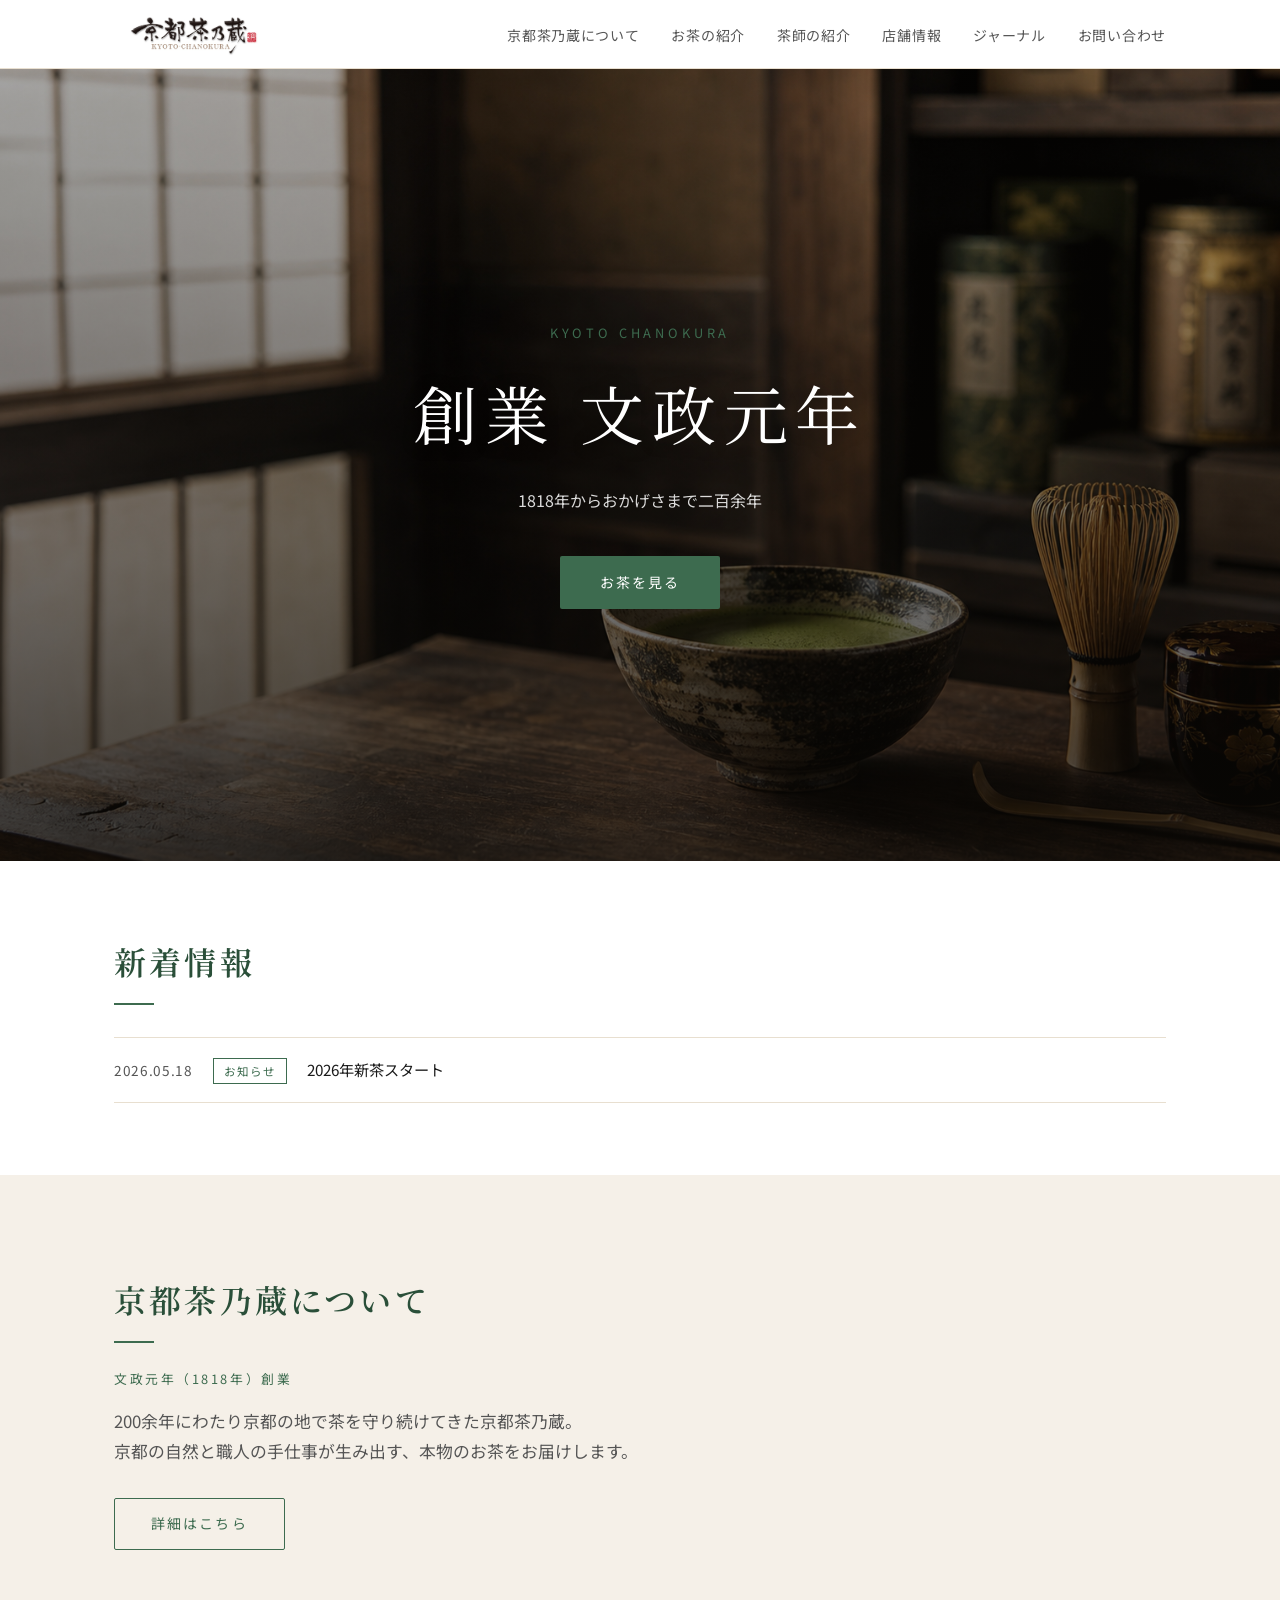
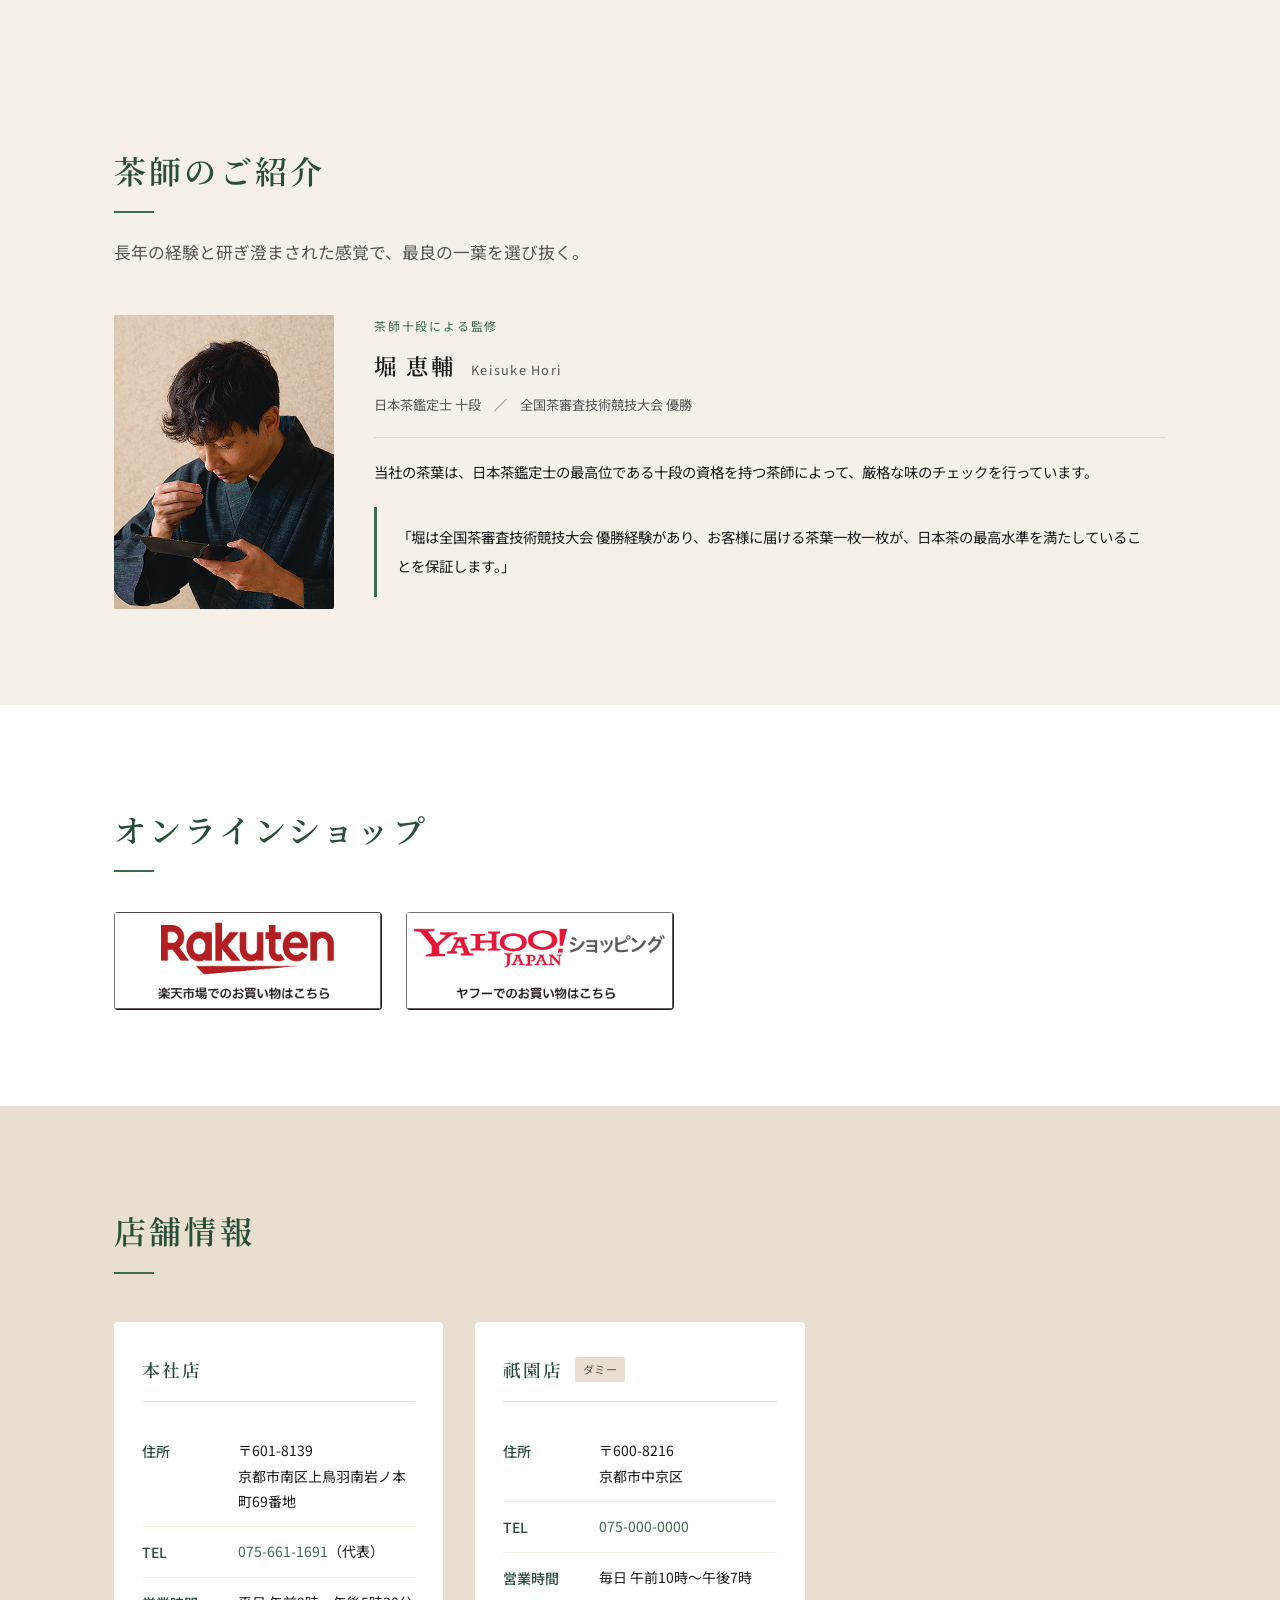
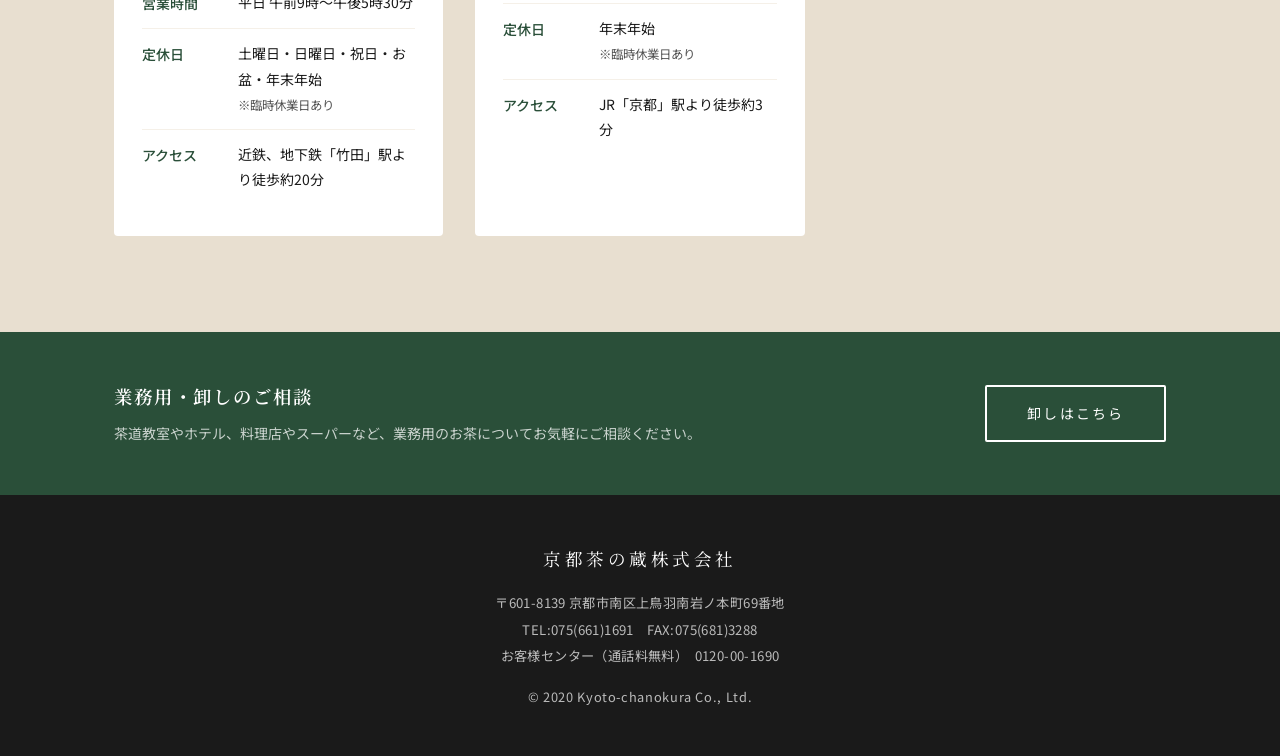
<file: index.html>
<!DOCTYPE html>
<html lang="ja">
<head>
  <meta charset="UTF-8">
  <meta name="viewport" content="width=device-width, initial-scale=1.0">
  <title>京都茶乃蔵 | 公式サイト</title>
  <meta name="description" content="京都茶乃蔵 — 京都が育んだお茶の文化を、現代の暮らしへ。">

  <!-- OGP -->
  <meta property="og:title" content="京都茶乃蔵 | 公式サイト">
  <meta property="og:description" content="京都が育んだお茶の文化を、現代の暮らしへ。">
  <meta property="og:type" content="website">
  <meta property="og:locale" content="ja_JP">

  <!-- Fonts -->
  <link rel="preconnect" href="https://fonts.googleapis.com">
  <link rel="preconnect" href="https://fonts.gstatic.com" crossorigin>
  <link href="https://fonts.googleapis.com/css2?family=Noto+Sans+JP:wght@400;500&family=Noto+Serif+JP:wght@400;600&display=swap" rel="stylesheet">

  <link rel="stylesheet" href="css/style.css">
</head>
<body>

  <!-- ヘッダー -->
  <header class="site-header">
    <div class="container header-inner">
      <a href="#" class="logo">
        <img src="images/logo08sf.jpg" alt="京都茶乃蔵" class="logo-img">
      </a>
      <nav class="global-nav" aria-label="メインナビゲーション">
        <ul>
          <li><a href="about.html">京都茶乃蔵について</a></li>
          <li><a href="tea.html">お茶の紹介</a></li>
          <li><a href="#chashi">茶師の紹介</a></li>
          <li><a href="#shop">店舗情報</a></li>
          <li><a href="journal.html">ジャーナル</a></li>
          <li><a href="contact.html">お問い合わせ</a></li>
        </ul>
      </nav>
    </div>
  </header>

  <!-- ヒーロー -->
  <section class="hero" style="background-image: url('images/hero.jpg');">
    <div class="hero-overlay"></div>
    <div class="hero-content">
      <p class="hero-sub">Kyoto Chanokura</p>
      <h1 class="hero-title">創業 文政元年</h1>
      <p class="hero-desc">1818年からおかげさまで二百余年</p>
      <a href="tea.html" class="btn-primary">お茶を見る</a>
    </div>
  </section>

  <!-- 新着情報 -->
  <section id="news" class="section news">
    <div class="container news-inner">
      <h2 class="section-title">新着情報</h2>
      <ul class="news-list">
        <li class="news-item">
          <time class="news-date" datetime="2026-05-18">2026.05.18</time>
          <span class="news-category">お知らせ</span>
          <span class="news-text">2026年新茶スタート</span>
        </li>
      </ul>
    </div>
  </section>

  <!-- コンセプト -->
  <section id="about" class="section about">
    <div class="container">
      <h2 class="section-title">京都茶乃蔵について</h2>
      <p class="about-founding">文政元年（1818年）創業</p>
      <p class="section-lead">
        200余年にわたり京都の地で茶を守り続けてきた京都茶乃蔵。<br>
        京都の自然と職人の手仕事が生み出す、本物のお茶をお届けします。
      </p>
      <a href="about.html" class="btn-secondary">詳細はこちら</a>
    </div>
  </section>


  <!-- 茶師の紹介 -->
  <section id="chashi" class="section chashi">
    <div class="container">
      <h2 class="section-title">茶師のご紹介</h2>
      <p class="section-lead">長年の経験と研ぎ澄まされた感覚で、最良の一葉を選び抜く。</p>

      <div class="chashi-grid">

        <article class="chashi-card">
          <div class="chashi-photo">
            <img src="images/hori.jpg" alt="堀 恵輔" loading="lazy">
          </div>
          <div class="chashi-body">
            <p class="chashi-title">茶師十段による監修</p>
            <h3 class="chashi-name">堀 恵輔<span class="chashi-name-en">Keisuke Hori</span></h3>
            <p class="chashi-grade">日本茶鑑定士 十段　／　全国茶審査技術競技大会 優勝</p>
            <p class="chashi-bio">当社の茶葉は、日本茶鑑定士の最高位である十段の資格を持つ茶師によって、厳格な味のチェックを行っています。</p>
            <blockquote class="chashi-quote">「堀は全国茶審査技術競技大会 優勝経験があり、お客様に届ける茶葉一枚一枚が、日本茶の最高水準を満たしていることを保証します。」</blockquote>
          </div>
        </article>


      </div>
    </div>
  </section>

  <!-- ECサイトバナー -->
  <section class="section ec-banner-section">
    <div class="container">
      <h2 class="section-title">オンラインショップ</h2>
      <div class="ec-banner-grid">
        <a href="https://www.rakuten.co.jp/kyoto-chanokura/" target="_blank" rel="noopener noreferrer" class="ec-banner-link">
          <img src="images/ec_rakuten.jpg" alt="楽天市場で購入する" class="ec-banner-img">
        </a>
        <a href="https://store.shopping.yahoo.co.jp/kyoto-chanokura/" target="_blank" rel="noopener noreferrer" class="ec-banner-link">
          <img src="images/ec_yahoo.jpg" alt="Yahoo!ショッピングで購入する" class="ec-banner-img">
        </a>
      </div>
    </div>
  </section>

  <!-- 店舗情報 -->
  <section id="shop" class="section shop">
    <div class="container">
      <h2 class="section-title">店舗情報</h2>

      <div class="shop-grid">

        <!-- 本社店 -->
        <div class="shop-card">
          <h3 class="shop-name">本社店</h3>
          <dl class="shop-info">
            <div class="shop-row">
              <dt>住所</dt>
              <dd>〒601-8139<br>京都市南区上鳥羽南岩ノ本町69番地</dd>
            </div>
            <div class="shop-row">
              <dt>TEL</dt>
              <dd><a href="tel:0756611691">075-661-1691</a>（代表）</dd>
            </div>
            <div class="shop-row">
              <dt>営業時間</dt>
              <dd>平日 午前9時〜午後5時30分</dd>
            </div>
            <div class="shop-row">
              <dt>定休日</dt>
              <dd>土曜日・日曜日・祝日・お盆・年末年始<br><span class="shop-note">※臨時休業日あり</span></dd>
            </div>
            <div class="shop-row">
              <dt>アクセス</dt>
              <dd>近鉄、地下鉄「竹田」駅より徒歩約20分<br><span class="shop-note"></span></dd>
            </div>
          </dl>
        </div>

        <!-- 祇園店（ダミー） -->
        <div class="shop-card">
          <h3 class="shop-name">祇園店<span class="shop-badge">ダミー</span></h3>
          <dl class="shop-info">
            <div class="shop-row">
              <dt>住所</dt>
              <dd>〒600-8216<br>京都市中京区</dd>
            </div>
            <div class="shop-row">
              <dt>TEL</dt>
              <dd><a href="tel:0756611691">075-000-0000</a></dd>
            </div>
            <div class="shop-row">
              <dt>営業時間</dt>
              <dd>毎日 午前10時〜午後7時</dd>
            </div>
            <div class="shop-row">
              <dt>定休日</dt>
              <dd>年末年始<br><span class="shop-note">※臨時休業日あり</span></dd>
            </div>
            <div class="shop-row">
              <dt>アクセス</dt>
              <dd>JR「京都」駅より徒歩約3分</dd>
            </div>
          </dl>
        </div>

      </div><!-- /.shop-grid -->
    </div>
  </section>

  <!-- 卸しCTA -->
  <section class="wholesale-cta">
    <div class="container wholesale-cta-inner">
      <div class="wholesale-cta-text">
        <p class="wholesale-cta-title">業務用・卸しのご相談</p>
        <p class="wholesale-cta-desc">茶道教室やホテル、料理店やスーパーなど、業務用のお茶についてお気軽にご相談ください。</p>
      </div>
      <a href="wholesale.html" class="btn-wholesale">卸しはこちら</a>
    </div>
  </section>

  <!-- フッター -->
  <footer class="site-footer">
    <div class="container">
      <p class="footer-logo">京都茶の蔵株式会社</p>
      <p class="footer-address">〒601-8139 京都市南区上鳥羽南岩ノ本町69番地</p>
      <p class="footer-tel">TEL:075(661)1691　FAX:075(681)3288</p>
      <p class="footer-tel">お客様センター（通話料無料）　0120-00-1690</p>
      <p class="footer-copy">&copy; 2020 Kyoto-chanokura Co., Ltd.</p>
    </div>
  </footer>

  <script src="js/main.js"></script>
</body>
</html>
</file>
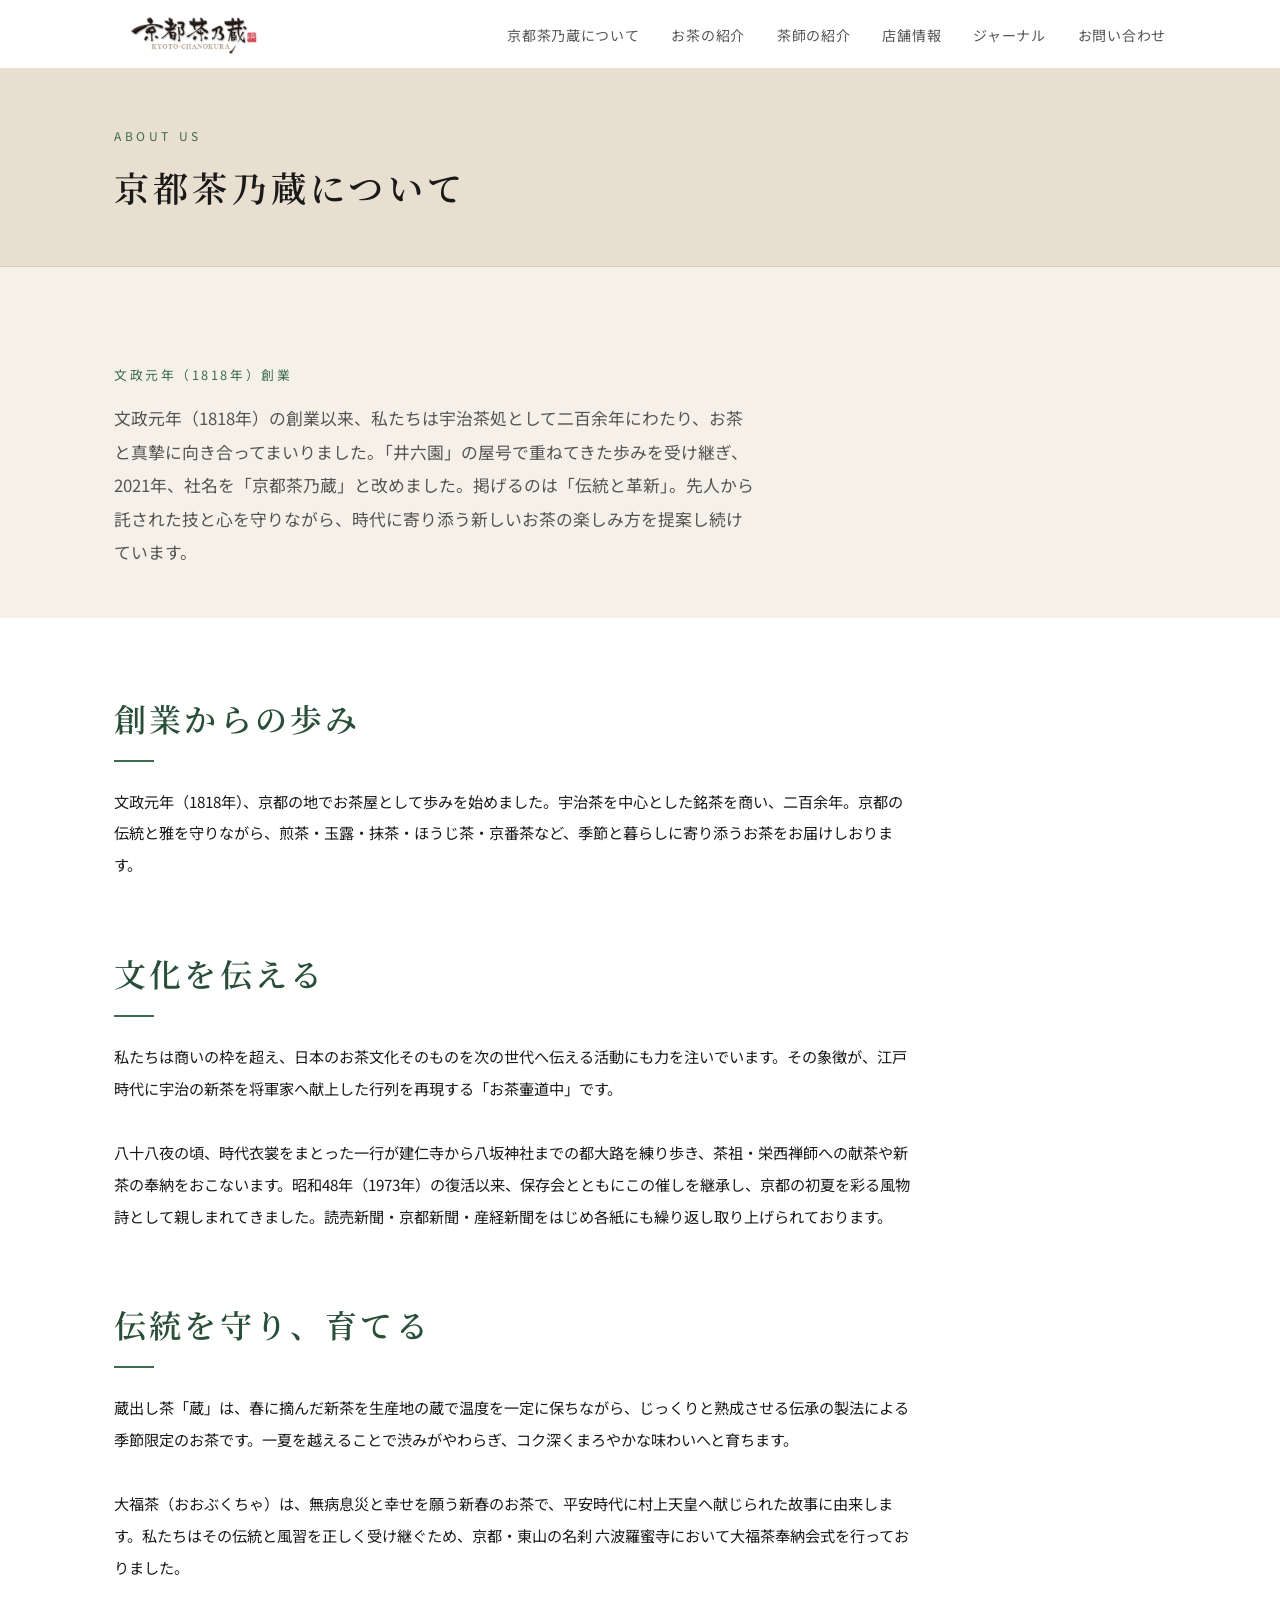
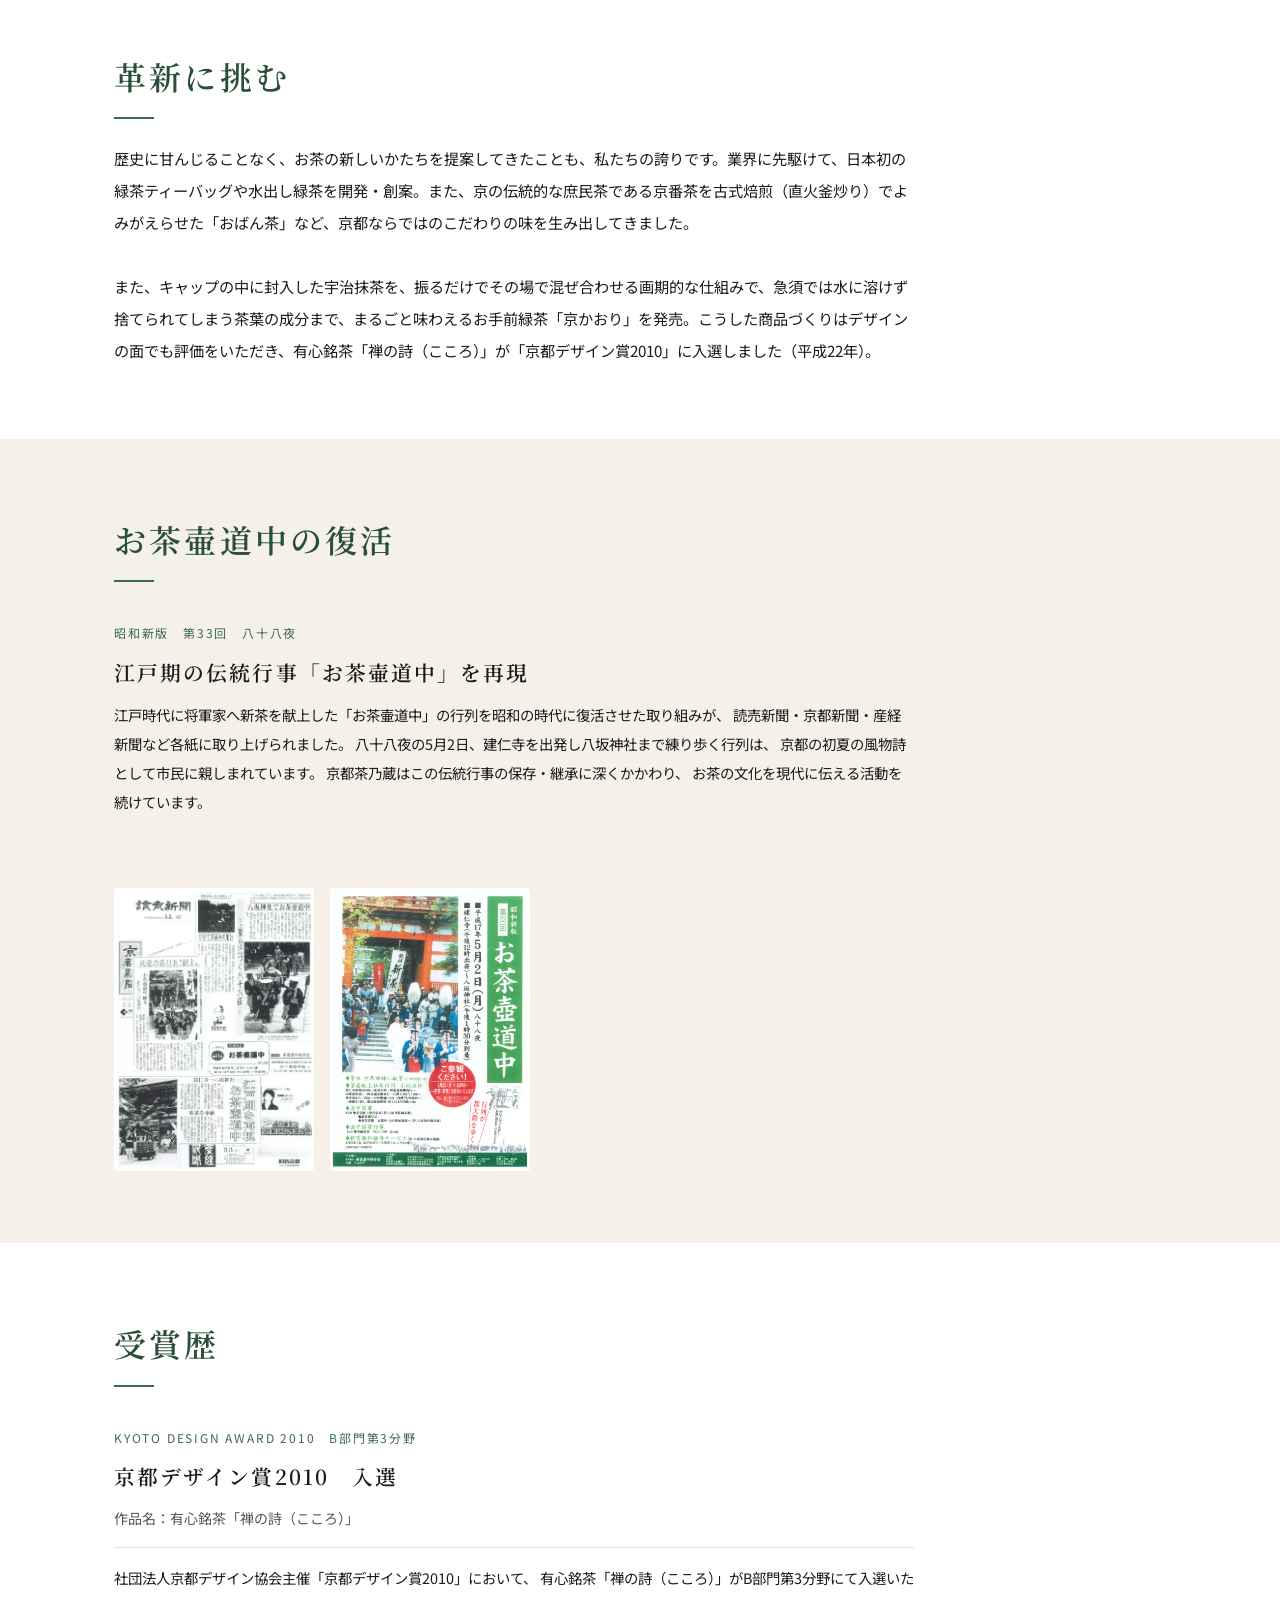
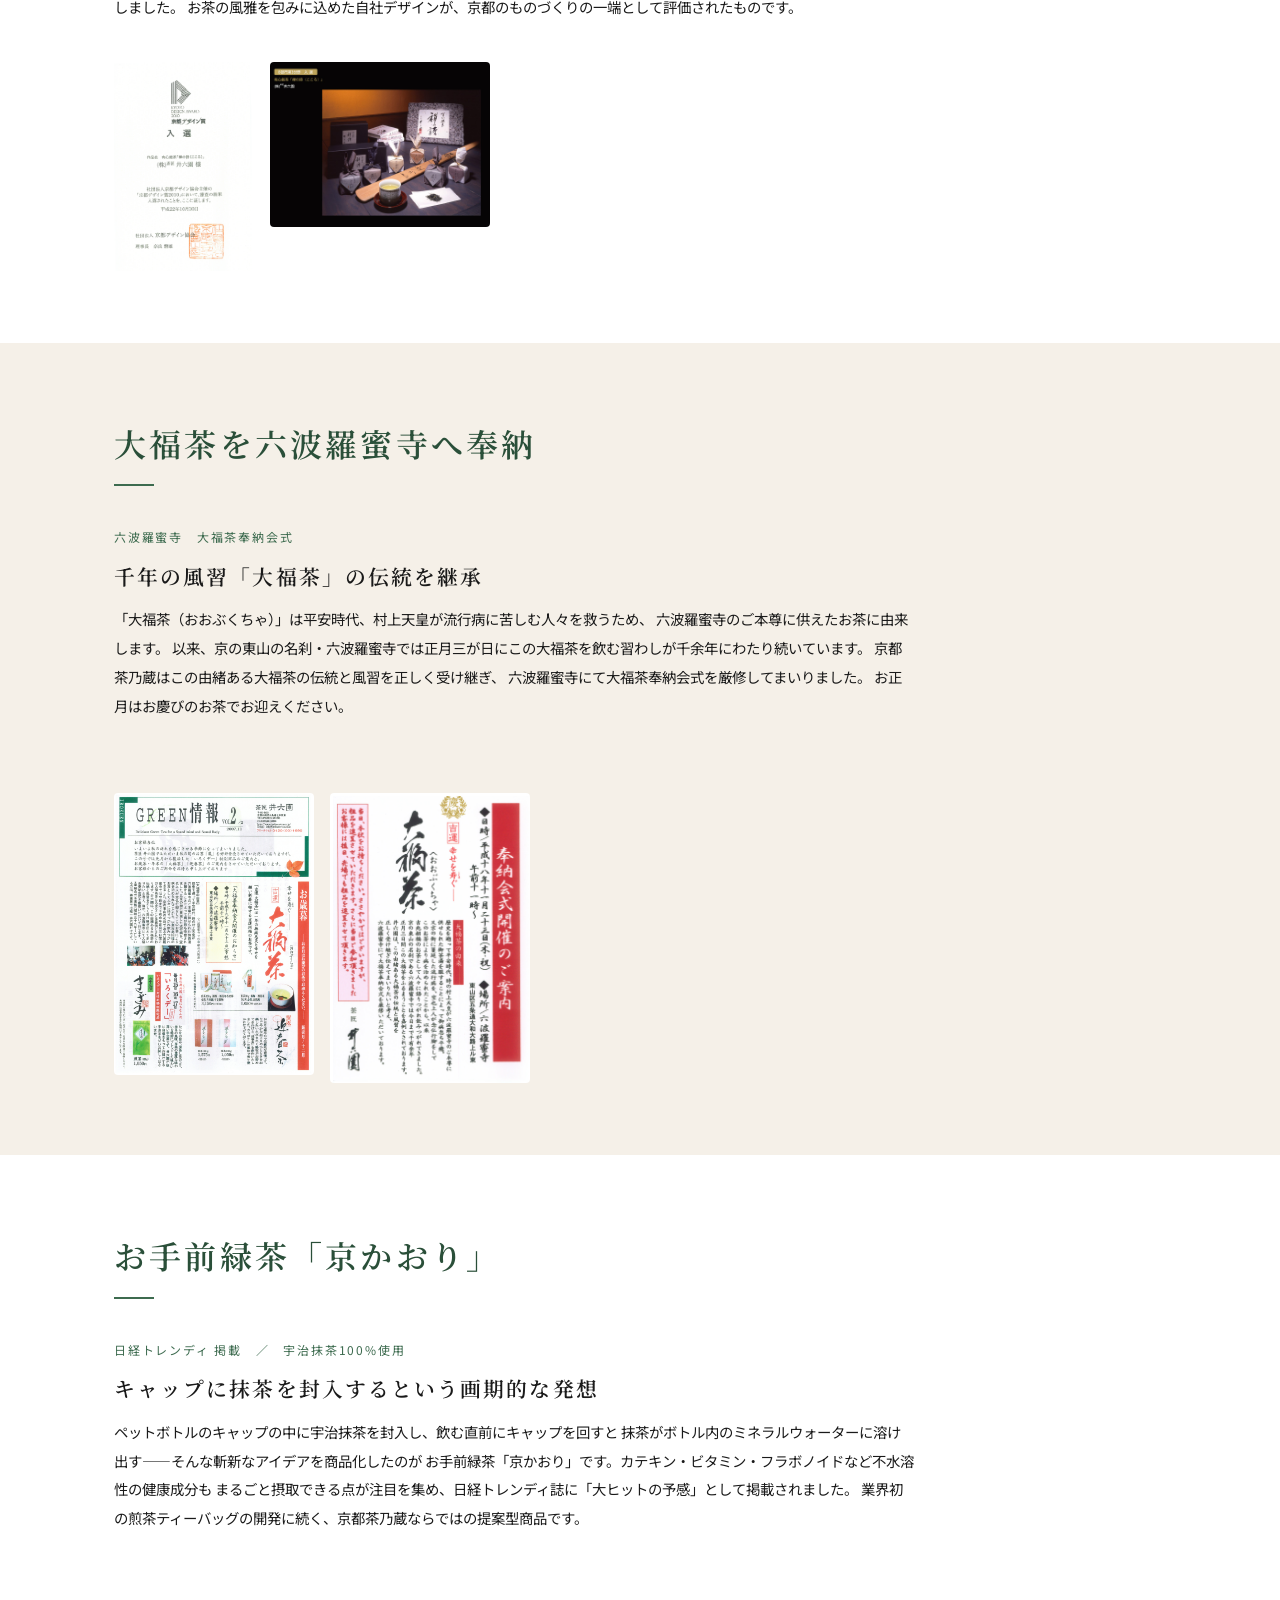
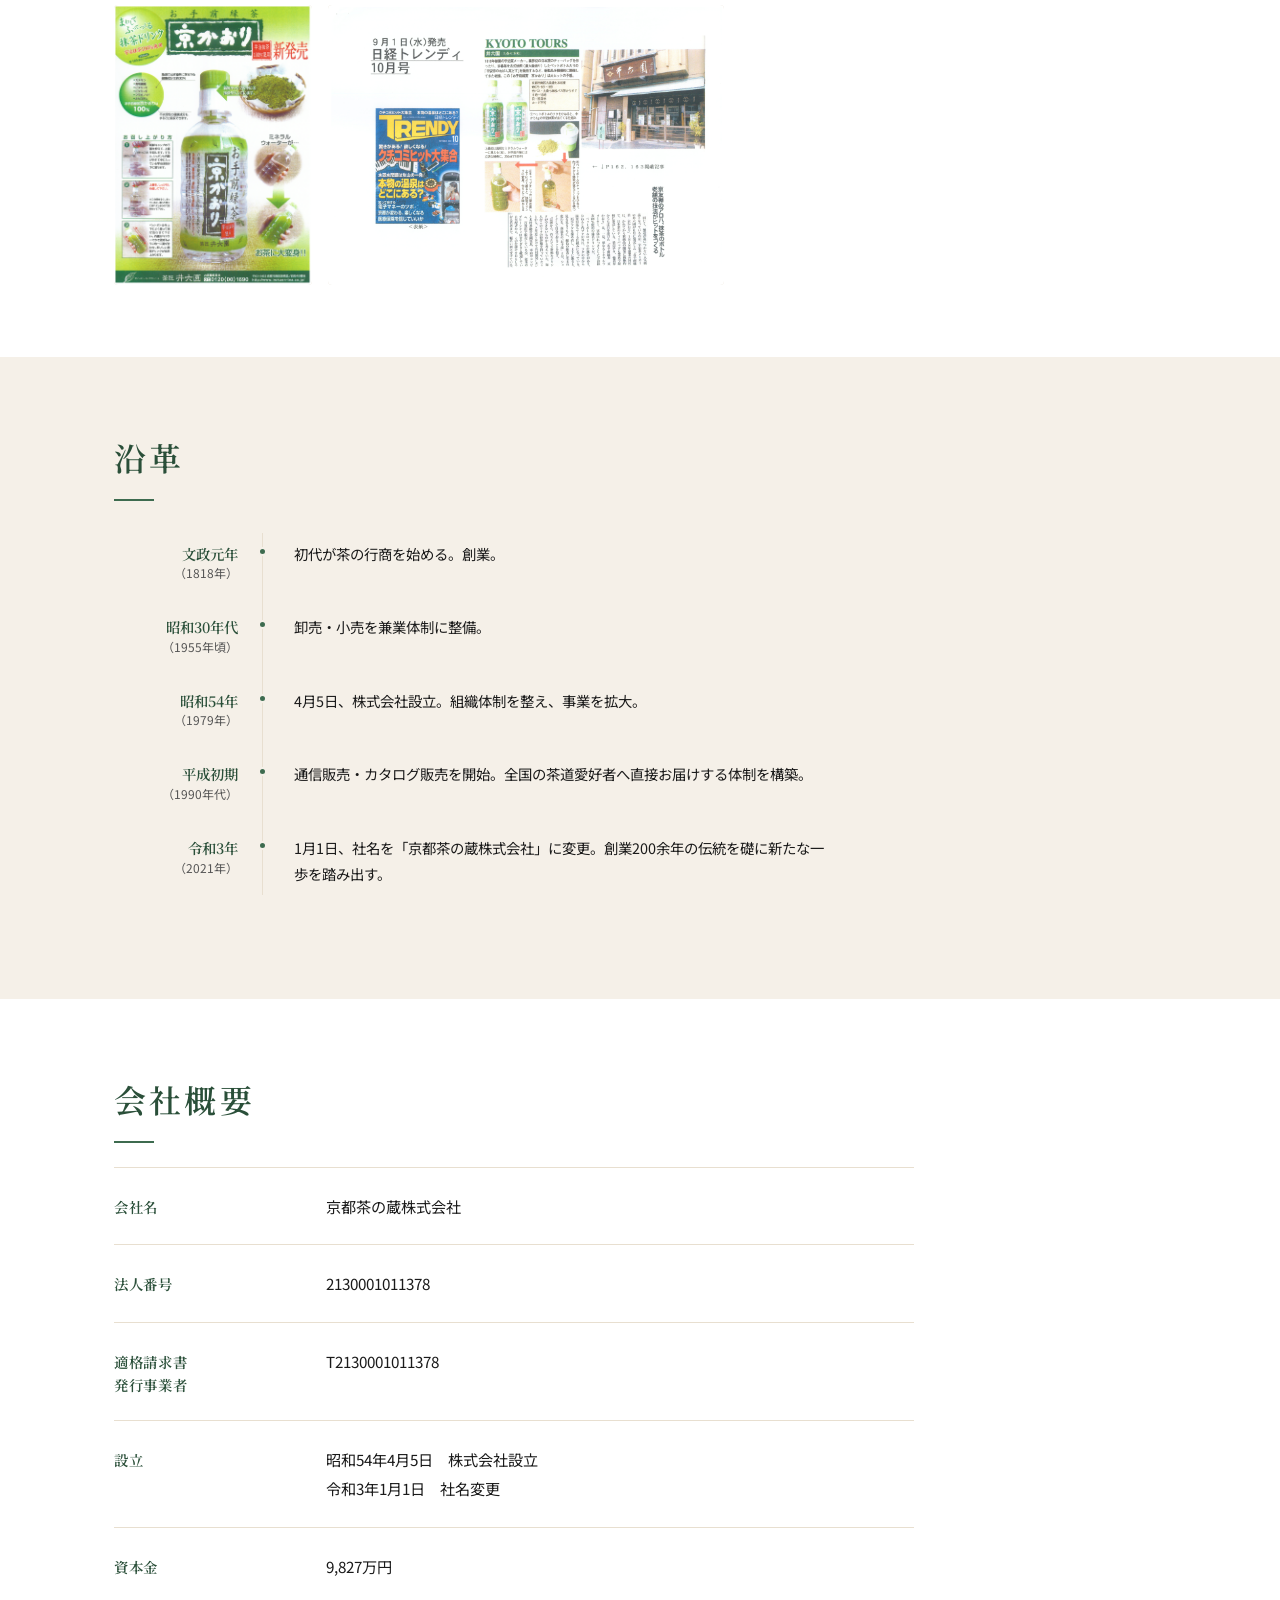
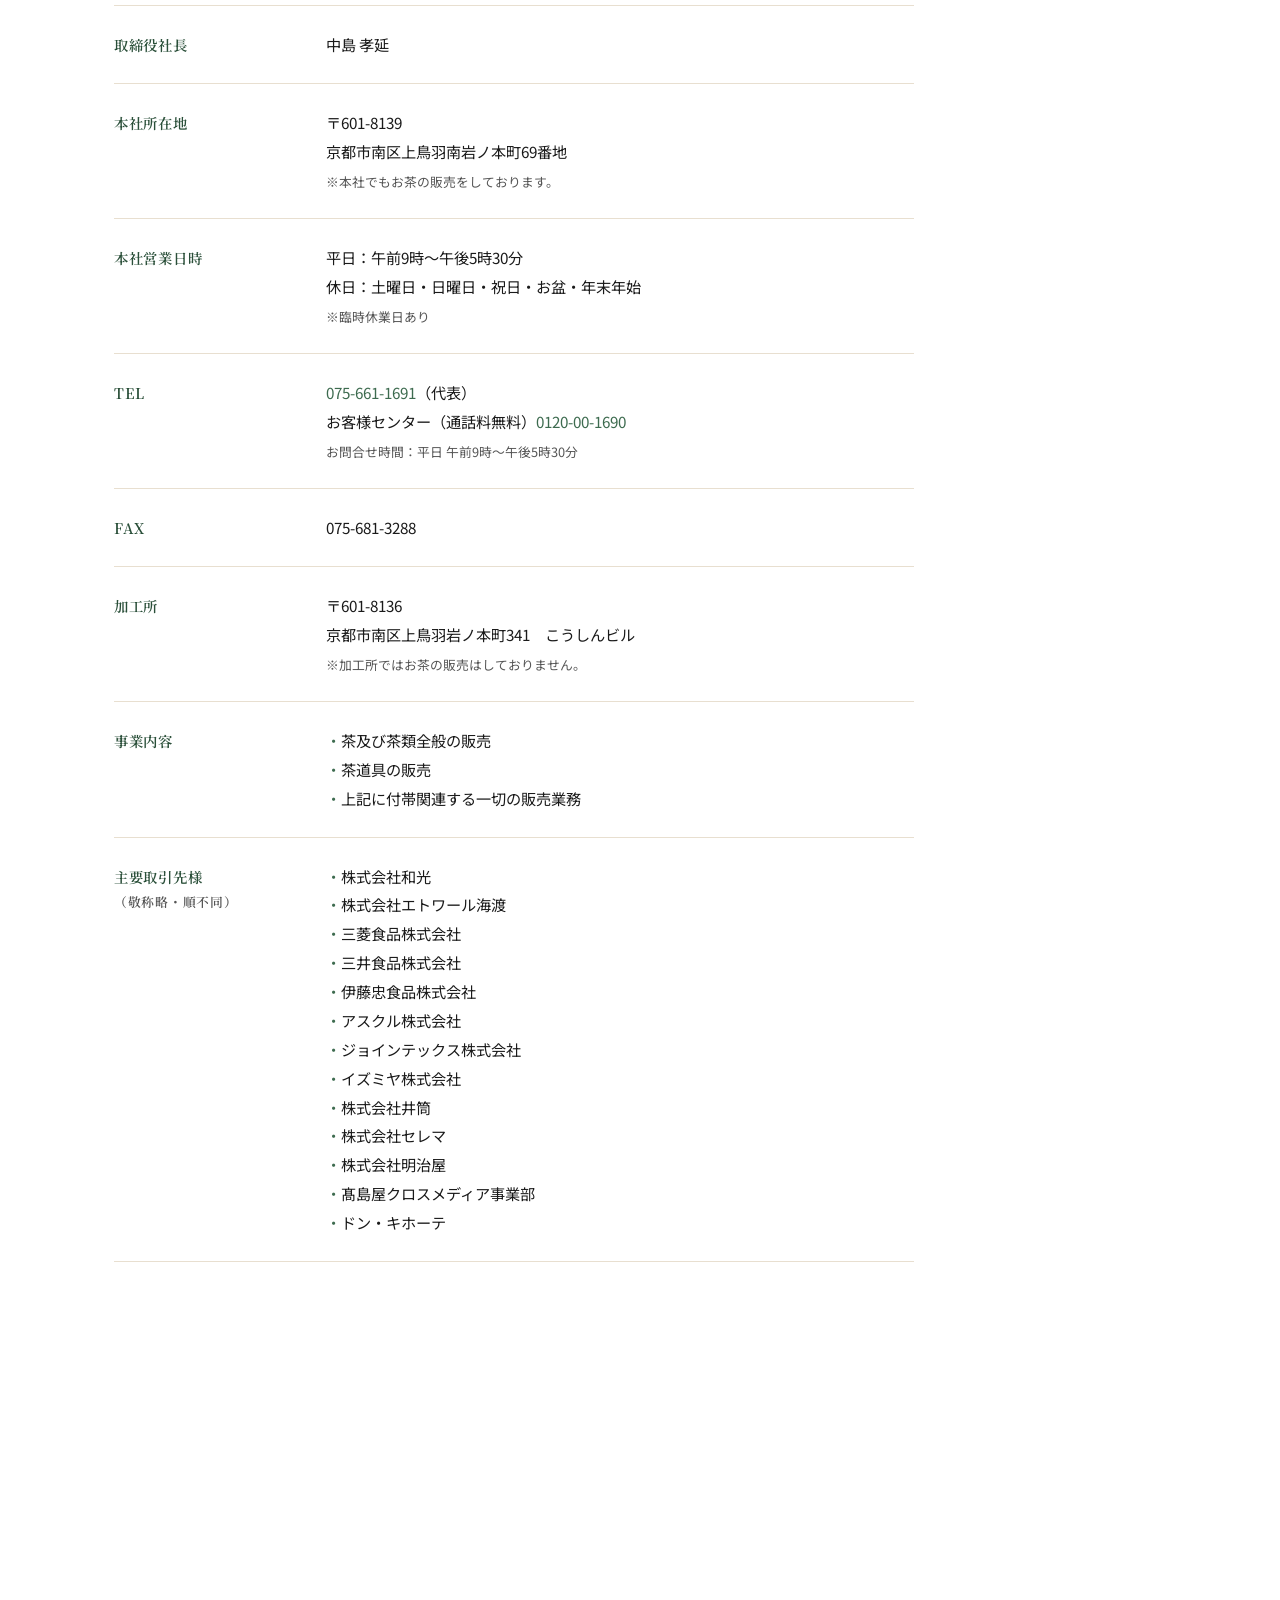
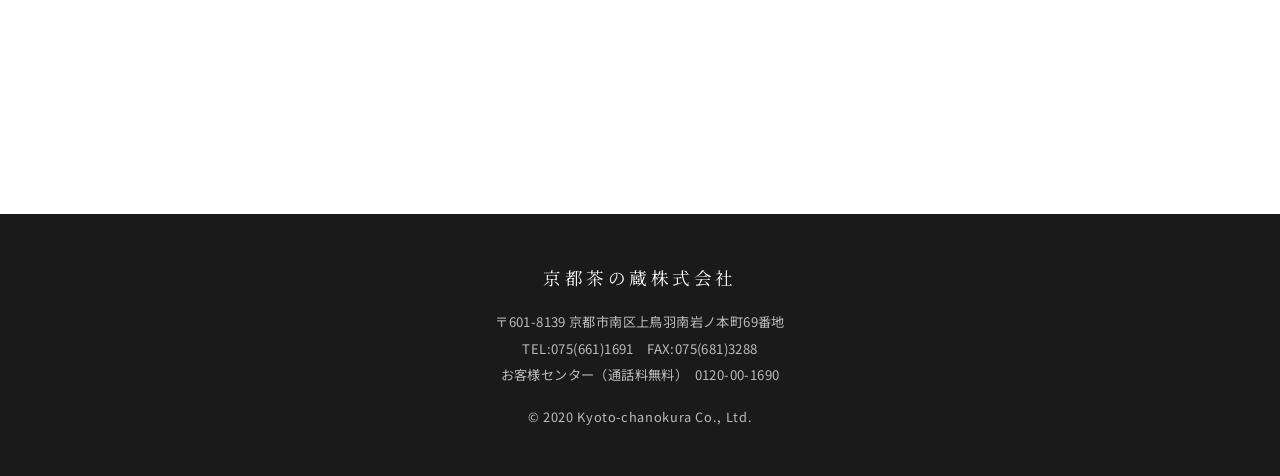
<file: about.html>
<!DOCTYPE html>
<html lang="ja">
<head>
  <meta charset="UTF-8">
  <meta name="viewport" content="width=device-width, initial-scale=1.0">
  <title>京都茶乃蔵について | 京都茶乃蔵</title>
  <meta name="description" content="文政元年（1818年）創業。200余年にわたり京都の地で茶を守り続けてきた京都茶乃蔵の歴史とこだわりをご紹介します。">

  <meta property="og:title" content="京都茶乃蔵について | 京都茶乃蔵">
  <meta property="og:type" content="website">
  <meta property="og:locale" content="ja_JP">

  <link rel="preconnect" href="https://fonts.googleapis.com">
  <link rel="preconnect" href="https://fonts.gstatic.com" crossorigin>
  <link href="https://fonts.googleapis.com/css2?family=Noto+Sans+JP:wght@400;500&family=Noto+Serif+JP:wght@400;600&display=swap" rel="stylesheet">

  <link rel="stylesheet" href="css/style.css">
  <link rel="stylesheet" href="css/company.css">
</head>
<body>

  <!-- ヘッダー -->
  <header class="site-header">
    <div class="container header-inner">
      <a href="index.html" class="logo">
        <img src="images/logo08sf.jpg" alt="京都茶乃蔵" class="logo-img">
      </a>
      <nav class="global-nav" aria-label="メインナビゲーション">
        <ul>
          <li><a href="about.html" aria-current="page">京都茶乃蔵について</a></li>
          <li><a href="tea.html">お茶の紹介</a></li>
          <li><a href="index.html#chashi">茶師の紹介</a></li>
          <li><a href="index.html#shop">店舗情報</a></li>
          <li><a href="journal.html">ジャーナル</a></li>
          <li><a href="contact.html">お問い合わせ</a></li>
        </ul>
      </nav>
    </div>
  </header>

  <!-- ページヘッド -->
  <div class="page-head">
    <div class="container">
      <p class="page-head-en">About Us</p>
      <h1 class="page-head-title">京都茶乃蔵について</h1>
    </div>
  </div>

  <main>
    <!-- コンセプト -->
    <section class="section about-detail-section">
      <div class="container">
        <p class="about-founding">文政元年（1818年）創業</p>
        <p class="section-lead about-detail-lead">
          文政元年（1818年）の創業以来、私たちは宇治茶処として二百余年にわたり、お茶と真摯に向き合ってまいりました。「井六園」の屋号で重ねてきた歩みを受け継ぎ、2021年、社名を「京都茶乃蔵」と改めました。掲げるのは「伝統と革新」。先人から託された技と心を守りながら、時代に寄り添う新しいお茶の楽しみ方を提案し続けています。
        </p>
              </div>
    </section>

    <!-- 企業理念・こだわり -->
    <section class="section about-philosophy-section">
      <div class="container">

        <div class="philosophy-block">
          <h2 class="section-title">創業からの歩み</h2>
          <p class="philosophy-body">
            文政元年（1818年）、京都の地でお茶屋として歩みを始めました。宇治茶を中心とした銘茶を商い、二百余年。京都の伝統と雅を守りながら、煎茶・玉露・抹茶・ほうじ茶・京番茶など、季節と暮らしに寄り添うお茶をお届けしおります。
          </p>
        </div>

        <div class="philosophy-block">
          <h2 class="section-title">文化を伝える</h2>
          <p class="philosophy-body">
            私たちは商いの枠を超え、日本のお茶文化そのものを次の世代へ伝える活動にも力を注いでいます。その象徴が、江戸時代に宇治の新茶を将軍家へ献上した行列を再現する「お茶壷道中」です。<br><br>
            八十八夜の頃、時代衣裳をまとった一行が建仁寺から八坂神社までの都大路を練り歩き、茶祖・栄西禅師への献茶や新茶の奉納をおこないます。昭和48年（1973年）の復活以来、保存会とともにこの催しを継承し、京都の初夏を彩る風物詩として親しまれてきました。読売新聞・京都新聞・産経新聞をはじめ各紙にも繰り返し取り上げられております。
          </p>
        </div>

        <div class="philosophy-block">
          <h2 class="section-title">伝統を守り、育てる</h2>
          <p class="philosophy-body">
            蔵出し茶「蔵」は、春に摘んだ新茶を生産地の蔵で温度を一定に保ちながら、じっくりと熟成させる伝承の製法による季節限定のお茶です。一夏を越えることで渋みがやわらぎ、コク深くまろやかな味わいへと育ちます。<br><br>
            大福茶（おおぶくちゃ）は、無病息災と幸せを願う新春のお茶で、平安時代に村上天皇へ献じられた故事に由来します。私たちはその伝統と風習を正しく受け継ぐため、京都・東山の名刹 六波羅蜜寺において大福茶奉納会式を行っておりました。
          </p>
        </div>

        <div class="philosophy-block">
          <h2 class="section-title">革新に挑む</h2>
          <p class="philosophy-body">
            歴史に甘んじることなく、お茶の新しいかたちを提案してきたことも、私たちの誇りです。業界に先駆けて、日本初の緑茶ティーバッグや水出し緑茶を開発・創案。また、京の伝統的な庶民茶である京番茶を古式焙煎（直火釜炒り）でよみがえらせた「おばん茶」など、京都ならではのこだわりの味を生み出してきました。<br><br>
            また、キャップの中に封入した宇治抹茶を、振るだけでその場で混ぜ合わせる画期的な仕組みで、急須では水に溶けず捨てられてしまう茶葉の成分まで、まるごと味わえるお手前緑茶「京かおり」を発売。こうした商品づくりはデザインの面でも評価をいただき、有心銘茶「禅の詩（こころ）」が「京都デザイン賞2010」に入選しました（平成22年）。
          </p>
        </div>


      </div>
    </section>

    <!-- お茶壷道中 -->
    <section class="section award-section ochatubo-section">
      <div class="container">
        <h2 class="section-title">お茶壷道中の復活</h2>

        <div class="award-card">
          <div class="award-body">
            <p class="award-tag">昭和新版　第33回　八十八夜</p>
            <h3 class="award-title">江戸期の伝統行事「お茶壷道中」を再現</h3>
            <p class="award-desc">
              江戸時代に将軍家へ新茶を献上した「お茶壷道中」の行列を昭和の時代に復活させた取り組みが、
              読売新聞・京都新聞・産経新聞など各紙に取り上げられました。
              八十八夜の5月2日、建仁寺を出発し八坂神社まで練り歩く行列は、
              京都の初夏の風物詩として市民に親しまれています。
              京都茶乃蔵はこの伝統行事の保存・継承に深くかかわり、
              お茶の文化を現代に伝える活動を続けています。
            </p>
          </div>
          <div class="award-images ochatubo-images">
            <figure class="award-figure">
              <img src="images/ochatsubodochu01.jpg" alt="お茶壷道中 新聞掲載記事（読売新聞・京都新聞・産経新聞 2005年）" loading="lazy">
            </figure>
            <figure class="award-figure">
              <img src="images/ochatsubodochu02.jpg" alt="昭和新版 第33回 お茶壷道中 ちらし" loading="lazy">
            </figure>
          </div>
        </div>

      </div>
    </section>

    <!-- 受賞歴 -->
    <section class="section award-section">
      <div class="container">
        <h2 class="section-title">受賞歴</h2>

        <div class="award-card">
          <div class="award-body">
            <p class="award-tag">KYOTO DESIGN AWARD 2010　B部門第3分野</p>
            <h3 class="award-title">京都デザイン賞2010　入選</h3>
            <p class="award-work">作品名：有心銘茶「禅の詩（こころ）」</p>
            <p class="award-desc">
              社団法人京都デザイン協会主催「京都デザイン賞2010」において、
              有心銘茶「禅の詩（こころ）」がB部門第3分野にて入選いたしました。
              お茶の風雅を包みに込めた自社デザインが、京都のものづくりの一端として評価されたものです。
            </p>
          </div>
          <div class="award-images">
            <figure class="award-figure award-figure--cert">
              <img src="images/kyotodesignaward_Certificate.jpg" alt="京都デザイン賞2010 入選 賞状" loading="lazy">
            </figure>
            <figure class="award-figure award-figure--product">
              <img src="images/kyoto%20design%20award%202010.jpg" alt="有心銘茶「禅の詩（こころ）」受賞作品" loading="lazy">
            </figure>
          </div>
        </div>

      </div>
    </section>

    <!-- 大福茶奉納 -->
    <section class="section award-section ochatubo-section">
      <div class="container">
        <h2 class="section-title">大福茶を六波羅蜜寺へ奉納</h2>

        <div class="award-card">
          <div class="award-body">
            <p class="award-tag">六波羅蜜寺　大福茶奉納会式</p>
            <h3 class="award-title">千年の風習「大福茶」の伝統を継承</h3>
            <p class="award-desc">
              「大福茶（おおぶくちゃ）」は平安時代、村上天皇が流行病に苦しむ人々を救うため、
              六波羅蜜寺のご本尊に供えたお茶に由来します。
              以来、京の東山の名刹・六波羅蜜寺では正月三が日にこの大福茶を飲む習わしが千余年にわたり続いています。
              京都茶乃蔵はこの由緒ある大福茶の伝統と風習を正しく受け継ぎ、
              六波羅蜜寺にて大福茶奉納会式を厳修してまいりました。
              お正月はお慶びのお茶でお迎えください。
            </p>
          </div>
          <div class="award-images ochatubo-images">
            <figure class="award-figure">
              <img src="images/oobukucha01.jpg" alt="大福茶 GREEN情報（2007年）" loading="lazy">
            </figure>
            <figure class="award-figure">
              <img src="images/oobukucha02.jpg" alt="六波羅蜜寺 大福茶奉納会式のご案内" loading="lazy">
            </figure>
          </div>
        </div>

      </div>
    </section>

    <!-- 京かおり -->
    <section class="section award-section">
      <div class="container">
        <h2 class="section-title">お手前緑茶「京かおり」</h2>

        <div class="award-card">
          <div class="award-body">
            <p class="award-tag">日経トレンディ 掲載　／　宇治抹茶100%使用</p>
            <h3 class="award-title">キャップに抹茶を封入するという画期的な発想</h3>
            <p class="award-desc">
              ペットボトルのキャップの中に宇治抹茶を封入し、飲む直前にキャップを回すと
              抹茶がボトル内のミネラルウォーターに溶け出す——そんな斬新なアイデアを商品化したのが
              お手前緑茶「京かおり」です。カテキン・ビタミン・フラボノイドなど不水溶性の健康成分も
              まるごと摂取できる点が注目を集め、日経トレンディ誌に「大ヒットの予感」として掲載されました。
              業界初の煎茶ティーバッグの開発に続く、京都茶乃蔵ならではの提案型商品です。
            </p>
          </div>
          <div class="award-images kyokaori-images">
            <figure class="award-figure">
              <img src="images/kyokaori01.jpg" alt="お手前緑茶 京かおり 商品チラシ" loading="lazy">
            </figure>
            <figure class="award-figure">
              <img src="images/kyokaori02.jpg" alt="日経トレンディ 京かおり 掲載記事" loading="lazy">
            </figure>
          </div>
        </div>

      </div>
    </section>

    <!-- 沿革 -->
    <section class="section about-history-section">
      <div class="container">
        <h2 class="section-title">沿革</h2>
        <ol class="history-list">
          <li class="history-item">
            <span class="history-year">文政元年<span class="history-ad">（1818年）</span></span>
            <span class="history-desc">初代が茶の行商を始める。創業。</span>
          </li>
          <li class="history-item">
            <span class="history-year">昭和30年代<span class="history-ad">（1955年頃）</span></span>
            <span class="history-desc">卸売・小売を兼業体制に整備。</span>
          </li>
          <li class="history-item">
            <span class="history-year">昭和54年<span class="history-ad">（1979年）</span></span>
            <span class="history-desc">4月5日、株式会社設立。組織体制を整え、事業を拡大。</span>
          </li>
          <li class="history-item">
            <span class="history-year">平成初期<span class="history-ad">（1990年代）</span></span>
            <span class="history-desc">通信販売・カタログ販売を開始。全国の茶道愛好者へ直接お届けする体制を構築。</span>
          </li>
          <li class="history-item">
            <span class="history-year">令和3年<span class="history-ad">（2021年）</span></span>
            <span class="history-desc">1月1日、社名を「京都茶の蔵株式会社」に変更。創業200余年の伝統を礎に新たな一歩を踏み出す。</span>
          </li>
        </ol>
      </div>
    </section>

    <!-- 会社概要 -->
    <section class="section company-section">
      <div class="container">
        <h2 class="section-title">会社概要</h2>
        <dl class="company-table">

          <div class="company-row">
            <dt>会社名</dt>
            <dd>京都茶の蔵株式会社</dd>
          </div>

          <div class="company-row">
            <dt>法人番号</dt>
            <dd>2130001011378</dd>
          </div>

          <div class="company-row">
            <dt>適格請求書<br>発行事業者</dt>
            <dd>T2130001011378</dd>
          </div>

          <div class="company-row">
            <dt>設立</dt>
            <dd>
              昭和54年4月5日　株式会社設立<br>
              令和3年1月1日　社名変更
            </dd>
          </div>

          <div class="company-row">
            <dt>資本金</dt>
            <dd>9,827万円</dd>
          </div>

          <div class="company-row">
            <dt>取締役社長</dt>
            <dd>中島 孝延</dd>
          </div>

          <div class="company-row">
            <dt>本社所在地</dt>
            <dd>
              〒601-8139<br>
              京都市南区上鳥羽南岩ノ本町69番地<br>
              <span class="company-note">※本社でもお茶の販売をしております。</span>
            </dd>
          </div>

          <div class="company-row">
            <dt>本社営業日時</dt>
            <dd>
              平日：午前9時〜午後5時30分<br>
              休日：土曜日・日曜日・祝日・お盆・年末年始<br>
              <span class="company-note">※臨時休業日あり</span>
            </dd>
          </div>

          <div class="company-row">
            <dt>TEL</dt>
            <dd>
              <a href="tel:0756611691">075-661-1691</a>（代表）<br>
              お客様センター（通話料無料）<a href="tel:0120001690">0120-00-1690</a><br>
              <span class="company-note">お問合せ時間：平日 午前9時〜午後5時30分</span>
            </dd>
          </div>

          <div class="company-row">
            <dt>FAX</dt>
            <dd>075-681-3288</dd>
          </div>

          <div class="company-row">
            <dt>加工所</dt>
            <dd>
              〒601-8136<br>
              京都市南区上鳥羽岩ノ本町341　こうしんビル<br>
              <span class="company-note">※加工所ではお茶の販売はしておりません。</span>
            </dd>
          </div>

          <div class="company-row">
            <dt>事業内容</dt>
            <dd>
              <ul class="company-list">
                <li>茶及び茶類全般の販売</li>
                <li>茶道具の販売</li>
                <li>上記に付帯関連する一切の販売業務</li>
              </ul>
            </dd>
          </div>

          <div class="company-row">
            <dt>主要取引先様<br><span class="company-note">（敬称略・順不同）</span></dt>
            <dd>
              <ul class="company-list">
                <li>株式会社和光</li>
                <li>株式会社エトワール海渡</li>
                <li>三菱食品株式会社</li>
                <li>三井食品株式会社</li>
                <li>伊藤忠食品株式会社</li>
                <li>アスクル株式会社</li>
                <li>ジョインテックス株式会社</li>
                <li>イズミヤ株式会社</li>
                <li>株式会社井筒</li>
                <li>株式会社セレマ</li>
                <li>株式会社明治屋</li>
                <li>髙島屋クロスメディア事業部</li>
                <li>ドン・キホーテ</li>
              </ul>
            </dd>
          </div>

        </dl>

        <div class="company-map">
          <iframe
            src="https://www.google.com/maps?cid=17390591986082713845&output=embed&hl=ja"
            width="100%"
            height="400"
            style="border:0;"
            allowfullscreen=""
            loading="lazy"
            referrerpolicy="no-referrer-when-downgrade"
            title="京都茶の蔵株式会社 地図">
          </iframe>
        </div>

      </div>
    </section>
  </main>

  <!-- フッター -->
  <footer class="site-footer">
    <div class="container">
      <p class="footer-logo">京都茶の蔵株式会社</p>
      <p class="footer-address">〒601-8139 京都市南区上鳥羽南岩ノ本町69番地</p>
      <p class="footer-tel">TEL:075(661)1691　FAX:075(681)3288</p>
      <p class="footer-tel">お客様センター（通話料無料）　0120-00-1690</p>
      <p class="footer-copy">&copy; 2020 Kyoto-chanokura Co., Ltd.</p>
    </div>
  </footer>

  <script src="js/main.js"></script>
</body>
</html>
</file>
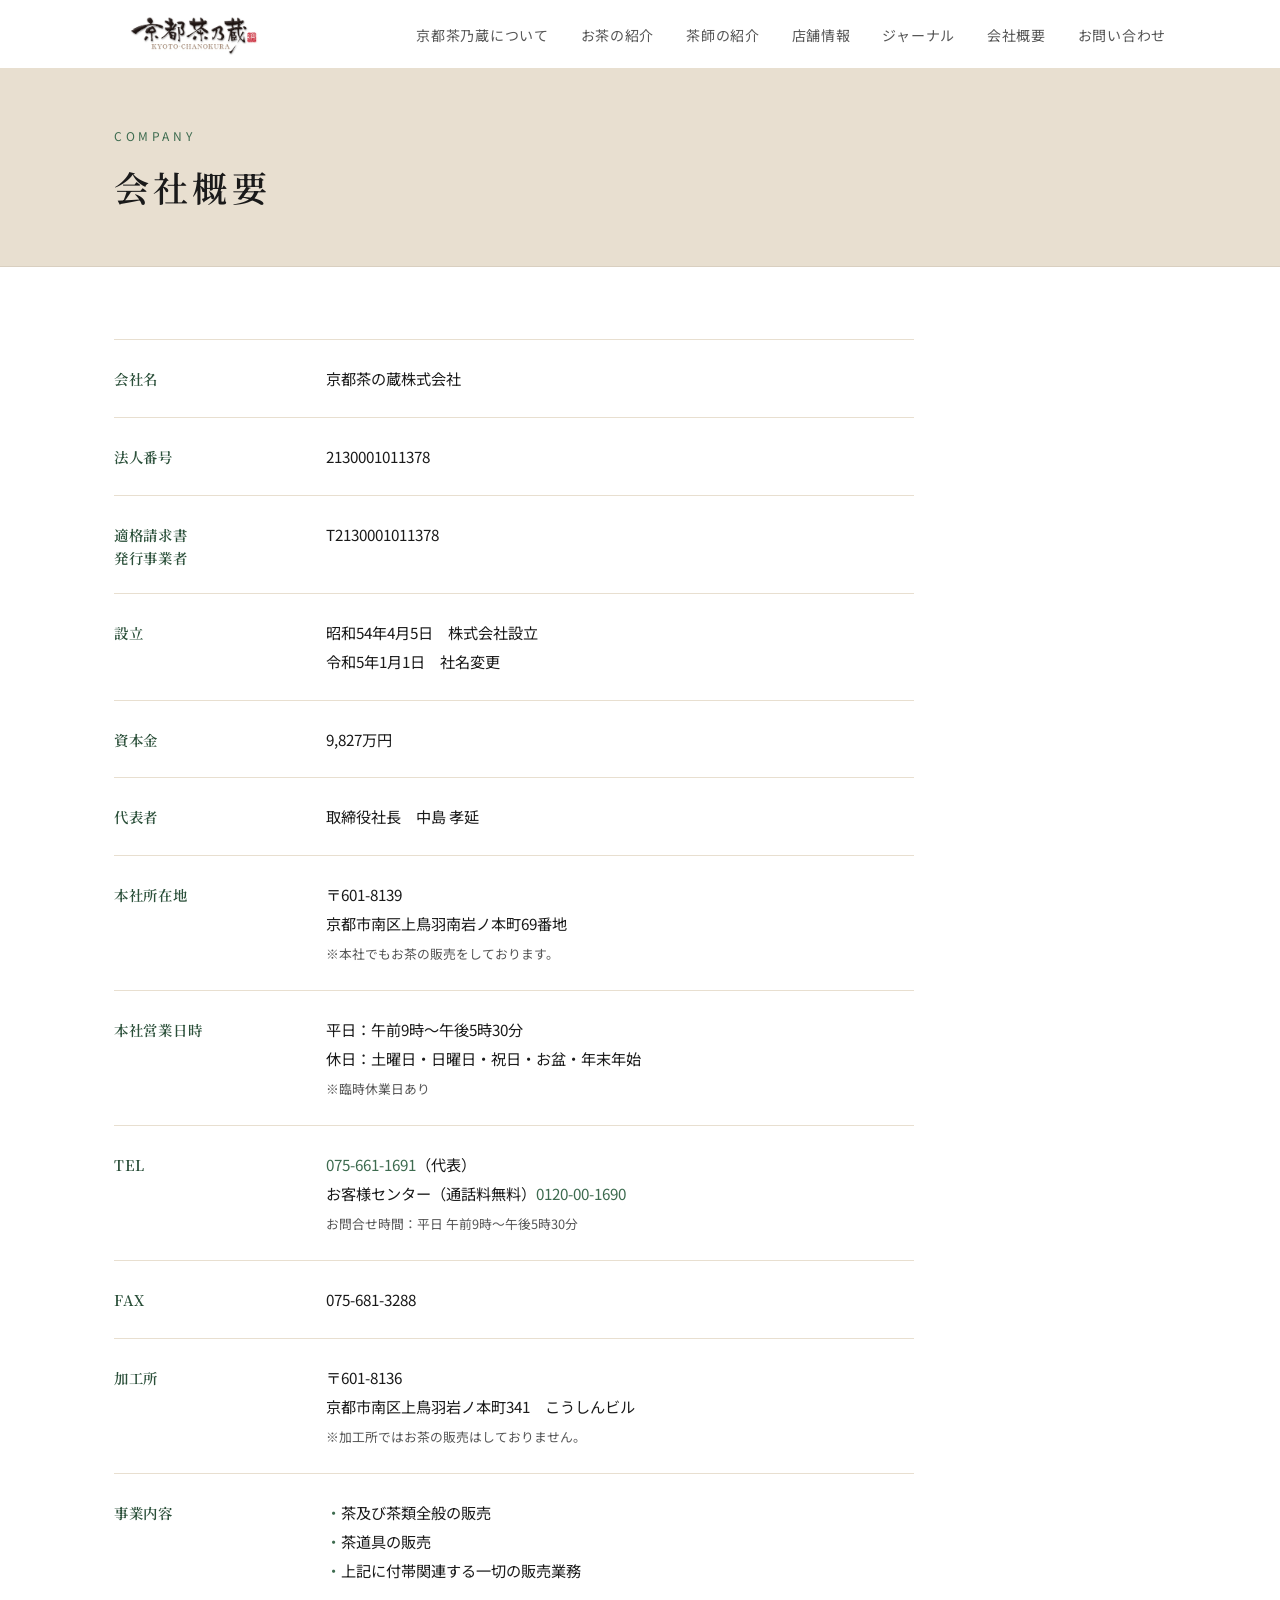
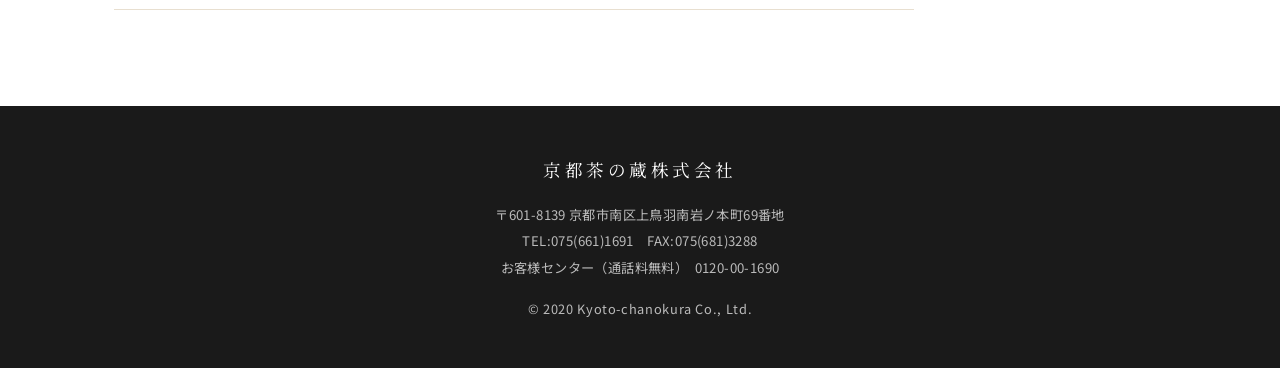
<file: company.html>
<!DOCTYPE html>
<html lang="ja">
<head>
  <meta charset="UTF-8">
  <meta name="viewport" content="width=device-width, initial-scale=1.0">
  <title>会社概要 | 京都茶乃蔵</title>
  <meta name="description" content="京都茶乃蔵（京都茶の蔵株式会社）の会社概要。文政元年創業、200余年の歴史を持つ京都のお茶専門店。">

  <meta property="og:title" content="会社概要 | 京都茶乃蔵">
  <meta property="og:type" content="website">
  <meta property="og:locale" content="ja_JP">

  <link rel="preconnect" href="https://fonts.googleapis.com">
  <link rel="preconnect" href="https://fonts.gstatic.com" crossorigin>
  <link href="https://fonts.googleapis.com/css2?family=Noto+Sans+JP:wght@400;500&family=Noto+Serif+JP:wght@400;600&display=swap" rel="stylesheet">

  <link rel="stylesheet" href="css/style.css">
  <link rel="stylesheet" href="css/company.css">
</head>
<body>

  <!-- ヘッダー -->
  <header class="site-header">
    <div class="container header-inner">
      <a href="index.html" class="logo">
        <img src="images/logo08sf.jpg" alt="京都茶乃蔵" class="logo-img">
      </a>
      <nav class="global-nav" aria-label="メインナビゲーション">
        <ul>
          <li><a href="about.html">京都茶乃蔵について</a></li>
          <li><a href="tea.html">お茶の紹介</a></li>
          <li><a href="index.html#chashi">茶師の紹介</a></li>
          <li><a href="index.html#shop">店舗情報</a></li>
          <li><a href="journal.html">ジャーナル</a></li>
          <li><a href="company.html" aria-current="page">会社概要</a></li>
          <li><a href="contact.html">お問い合わせ</a></li>
        </ul>
      </nav>
    </div>
  </header>

  <!-- ページヘッド -->
  <div class="page-head">
    <div class="container">
      <p class="page-head-en">Company</p>
      <h1 class="page-head-title">会社概要</h1>
    </div>
  </div>

  <!-- 会社概要テーブル -->
  <main>
    <section class="section company-section">
      <div class="container">
        <dl class="company-table">

          <div class="company-row">
            <dt>会社名</dt>
            <dd>京都茶の蔵株式会社</dd>
          </div>

          <div class="company-row">
            <dt>法人番号</dt>
            <dd>2130001011378</dd>
          </div>

          <div class="company-row">
            <dt>適格請求書<br>発行事業者</dt>
            <dd>T2130001011378</dd>
          </div>

          <div class="company-row">
            <dt>設立</dt>
            <dd>
              昭和54年4月5日　株式会社設立<br>
              令和5年1月1日　社名変更
            </dd>
          </div>

          <div class="company-row">
            <dt>資本金</dt>
            <dd>9,827万円</dd>
          </div>

          <div class="company-row">
            <dt>代表者</dt>
            <dd>取締役社長　中島 孝延</dd>
          </div>

          <div class="company-row">
            <dt>本社所在地</dt>
            <dd>
              〒601-8139<br>
              京都市南区上鳥羽南岩ノ本町69番地<br>
              <span class="company-note">※本社でもお茶の販売をしております。</span>
            </dd>
          </div>

          <div class="company-row">
            <dt>本社営業日時</dt>
            <dd>
              平日：午前9時〜午後5時30分<br>
              休日：土曜日・日曜日・祝日・お盆・年末年始<br>
              <span class="company-note">※臨時休業日あり</span>
            </dd>
          </div>

          <div class="company-row">
            <dt>TEL</dt>
            <dd>
              <a href="tel:0756611691">075-661-1691</a>（代表）<br>
              お客様センター（通話料無料）<a href="tel:0120001690">0120-00-1690</a><br>
              <span class="company-note">お問合せ時間：平日 午前9時〜午後5時30分</span>
            </dd>
          </div>

          <div class="company-row">
            <dt>FAX</dt>
            <dd>075-681-3288</dd>
          </div>

          <div class="company-row">
            <dt>加工所</dt>
            <dd>
              〒601-8136<br>
              京都市南区上鳥羽岩ノ本町341　こうしんビル<br>
              <span class="company-note">※加工所ではお茶の販売はしておりません。</span>
            </dd>
          </div>

          <div class="company-row">
            <dt>事業内容</dt>
            <dd>
              <ul class="company-list">
                <li>茶及び茶類全般の販売</li>
                <li>茶道具の販売</li>
                <li>上記に付帯関連する一切の販売業務</li>
              </ul>
            </dd>
          </div>

        </dl>
      </div>
    </section>
  </main>

  <!-- フッター -->
  <footer class="site-footer">
    <div class="container">
      <p class="footer-logo">京都茶の蔵株式会社</p>
      <p class="footer-address">〒601-8139 京都市南区上鳥羽南岩ノ本町69番地</p>
      <p class="footer-tel">TEL:075(661)1691　FAX:075(681)3288</p>
      <p class="footer-tel">お客様センター（通話料無料）　0120-00-1690</p>
      <p class="footer-copy">&copy; 2020 Kyoto-chanokura Co., Ltd.</p>
    </div>
  </footer>

  <script src="js/main.js"></script>
</body>
</html>
</file>
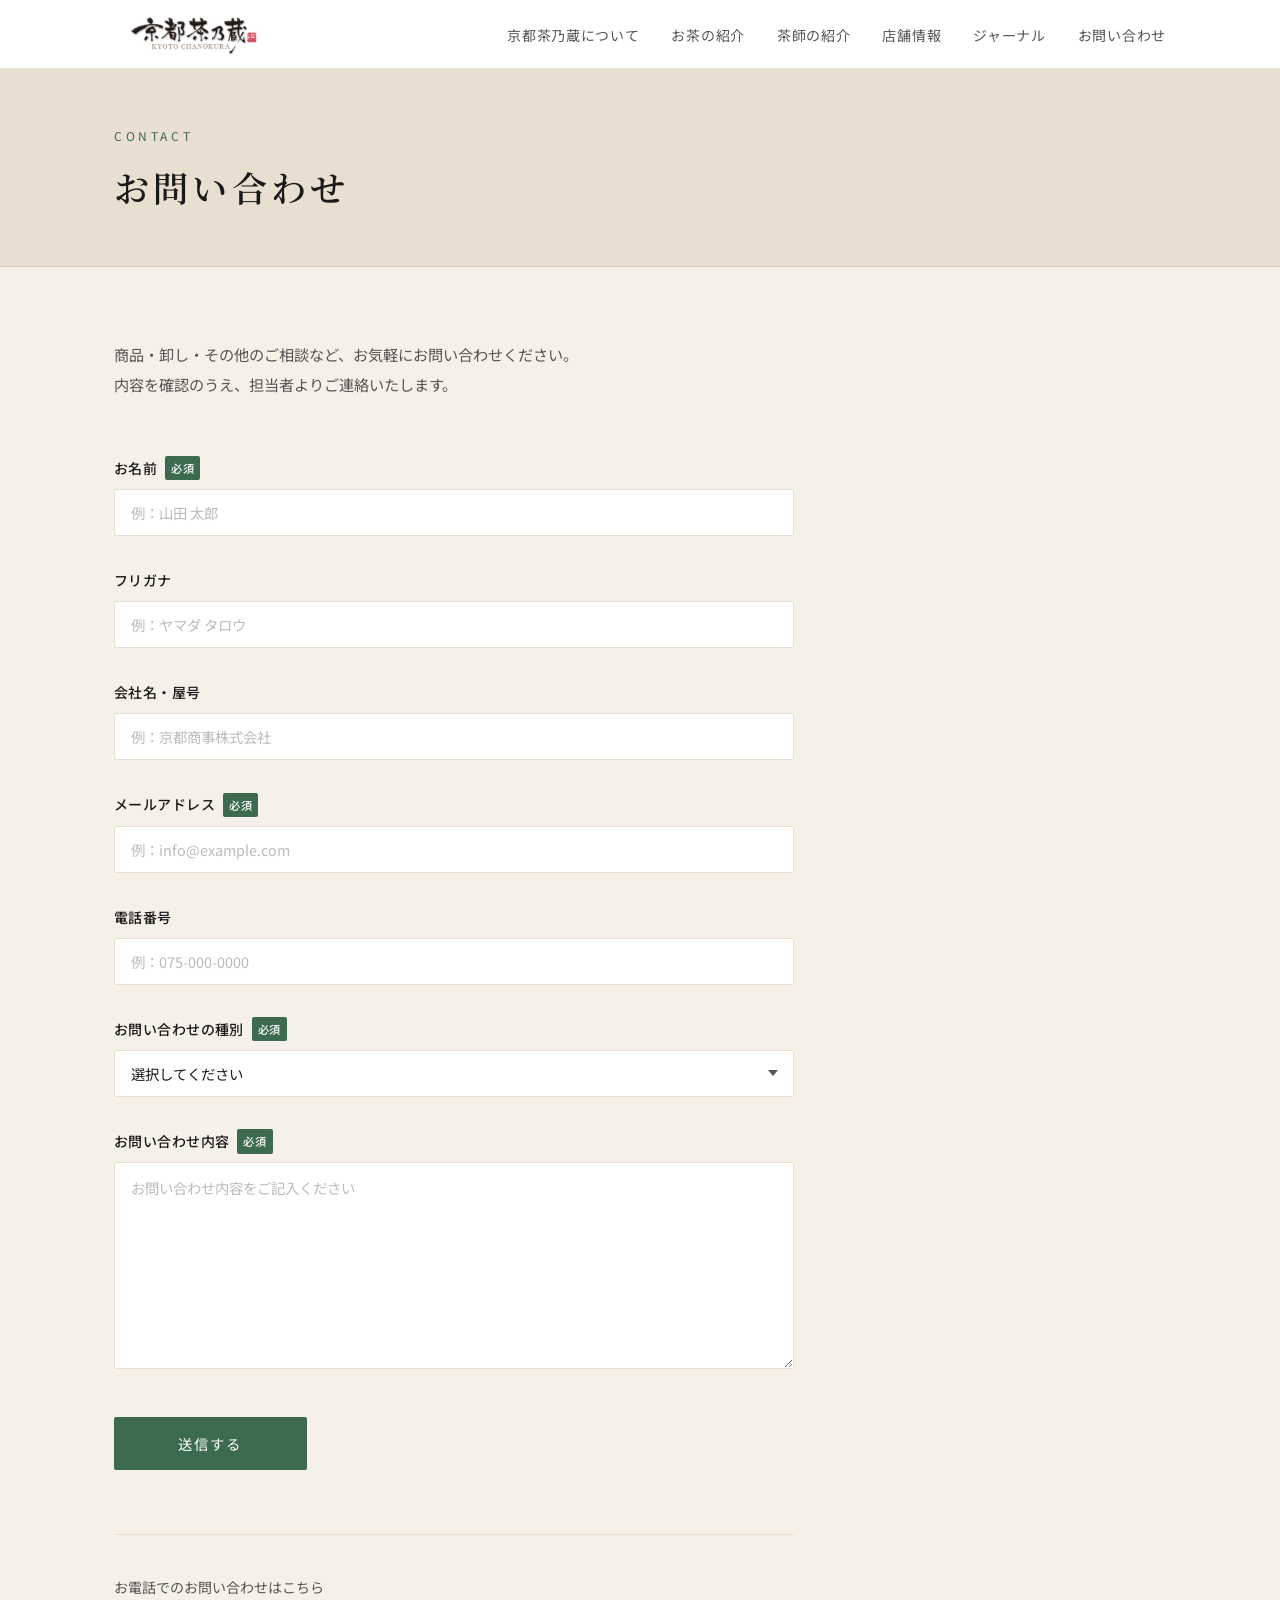
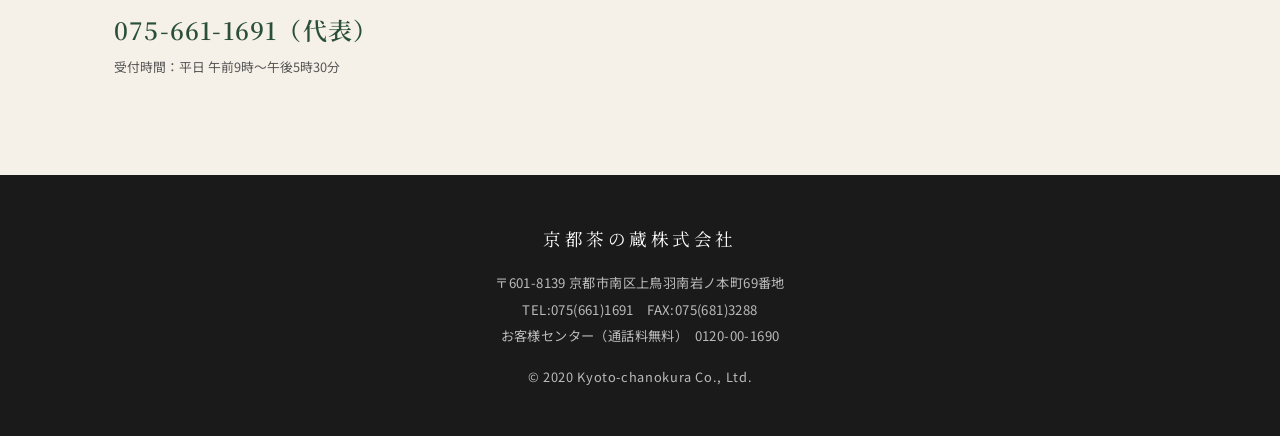
<file: contact.html>
<!DOCTYPE html>
<html lang="ja">
<head>
  <meta charset="UTF-8">
  <meta name="viewport" content="width=device-width, initial-scale=1.0">
  <title>お問い合わせ | 京都茶乃蔵</title>
  <meta name="description" content="京都茶乃蔵へのお問い合わせはこちらから。商品・卸し・その他のご相談を承ります。">

  <meta property="og:title" content="お問い合わせ | 京都茶乃蔵">
  <meta property="og:type" content="website">
  <meta property="og:locale" content="ja_JP">

  <link rel="preconnect" href="https://fonts.googleapis.com">
  <link rel="preconnect" href="https://fonts.gstatic.com" crossorigin>
  <link href="https://fonts.googleapis.com/css2?family=Noto+Sans+JP:wght@400;500&family=Noto+Serif+JP:wght@400;600&display=swap" rel="stylesheet">

  <link rel="stylesheet" href="css/style.css">
  <link rel="stylesheet" href="css/company.css">
  <link rel="stylesheet" href="css/contact.css">
</head>
<body>

  <!-- ヘッダー -->
  <header class="site-header">
    <div class="container header-inner">
      <a href="index.html" class="logo">
        <img src="images/logo08sf.jpg" alt="京都茶乃蔵" class="logo-img">
      </a>
      <nav class="global-nav" aria-label="メインナビゲーション">
        <ul>
          <li><a href="about.html">京都茶乃蔵について</a></li>
          <li><a href="tea.html">お茶の紹介</a></li>
          <li><a href="index.html#chashi">茶師の紹介</a></li>
          <li><a href="index.html#shop">店舗情報</a></li>
          <li><a href="journal.html">ジャーナル</a></li>
          <li><a href="contact.html" aria-current="page">お問い合わせ</a></li>
        </ul>
      </nav>
    </div>
  </header>

  <!-- ページヘッド -->
  <div class="page-head">
    <div class="container">
      <p class="page-head-en">Contact</p>
      <h1 class="page-head-title">お問い合わせ</h1>
    </div>
  </div>

  <main>
    <section class="section contact-section">
      <div class="container">

        <p class="contact-lead">
          商品・卸し・その他のご相談など、お気軽にお問い合わせください。<br>
          内容を確認のうえ、担当者よりご連絡いたします。
        </p>

        <!-- ★ Formspree登録後、action の YOUR_FORM_ID を実際のIDに変更してください -->
        <form
          action="https://formspree.io/f/YOUR_FORM_ID"
          method="POST"
          class="contact-form"
          novalidate>

          <!-- Formspreeへの返信先指定 -->
          <input type="hidden" name="_replyto" value="">

          <div class="form-group">
            <label class="form-label" for="name">
              お名前 <span class="form-required">必須</span>
            </label>
            <input
              type="text"
              id="name"
              name="name"
              class="form-input"
              placeholder="例：山田 太郎"
              required>
          </div>

          <div class="form-group">
            <label class="form-label" for="furigana">
              フリガナ
            </label>
            <input
              type="text"
              id="furigana"
              name="furigana"
              class="form-input"
              placeholder="例：ヤマダ タロウ">
          </div>

          <div class="form-group">
            <label class="form-label" for="company">
              会社名・屋号
            </label>
            <input
              type="text"
              id="company"
              name="company"
              class="form-input"
              placeholder="例：京都商事株式会社">
          </div>

          <div class="form-group">
            <label class="form-label" for="email">
              メールアドレス <span class="form-required">必須</span>
            </label>
            <input
              type="email"
              id="email"
              name="email"
              class="form-input"
              placeholder="例：info@example.com"
              required>
          </div>

          <div class="form-group">
            <label class="form-label" for="tel">
              電話番号
            </label>
            <input
              type="tel"
              id="tel"
              name="tel"
              class="form-input"
              placeholder="例：075-000-0000">
          </div>

          <div class="form-group">
            <label class="form-label" for="category">
              お問い合わせの種別 <span class="form-required">必須</span>
            </label>
            <div class="form-select-wrap">
              <select id="category" name="category" class="form-select" required>
                <option value="">選択してください</option>
                <option value="商品について">商品について</option>
                <option value="卸し・業務用について">卸し・業務用について</option>
                <option value="ギフト・贈答について">ギフト・贈答について</option>
                <option value="店舗・営業について">店舗・営業について</option>
                <option value="その他">その他</option>
              </select>
            </div>
          </div>

          <div class="form-group">
            <label class="form-label" for="message">
              お問い合わせ内容 <span class="form-required">必須</span>
            </label>
            <textarea
              id="message"
              name="message"
              class="form-textarea"
              rows="7"
              placeholder="お問い合わせ内容をご記入ください"
              required></textarea>
          </div>

          <div class="form-submit">
            <button type="submit" class="btn-submit">送信する</button>
          </div>

        </form>

        <div class="contact-alt">
          <p>お電話でのお問い合わせはこちら</p>
          <p class="contact-alt-tel"><a href="tel:0756611691">075-661-1691</a>（代表）</p>
          <p class="contact-alt-note">受付時間：平日 午前9時〜午後5時30分</p>
        </div>

      </div>
    </section>
  </main>

  <!-- フッター -->
  <footer class="site-footer">
    <div class="container">
      <p class="footer-logo">京都茶の蔵株式会社</p>
      <p class="footer-address">〒601-8139 京都市南区上鳥羽南岩ノ本町69番地</p>
      <p class="footer-tel">TEL:075(661)1691　FAX:075(681)3288</p>
      <p class="footer-tel">お客様センター（通話料無料）　0120-00-1690</p>
      <p class="footer-copy">&copy; 2020 Kyoto-chanokura Co., Ltd.</p>
    </div>
  </footer>

  <script src="js/main.js"></script>
</body>
</html>
</file>
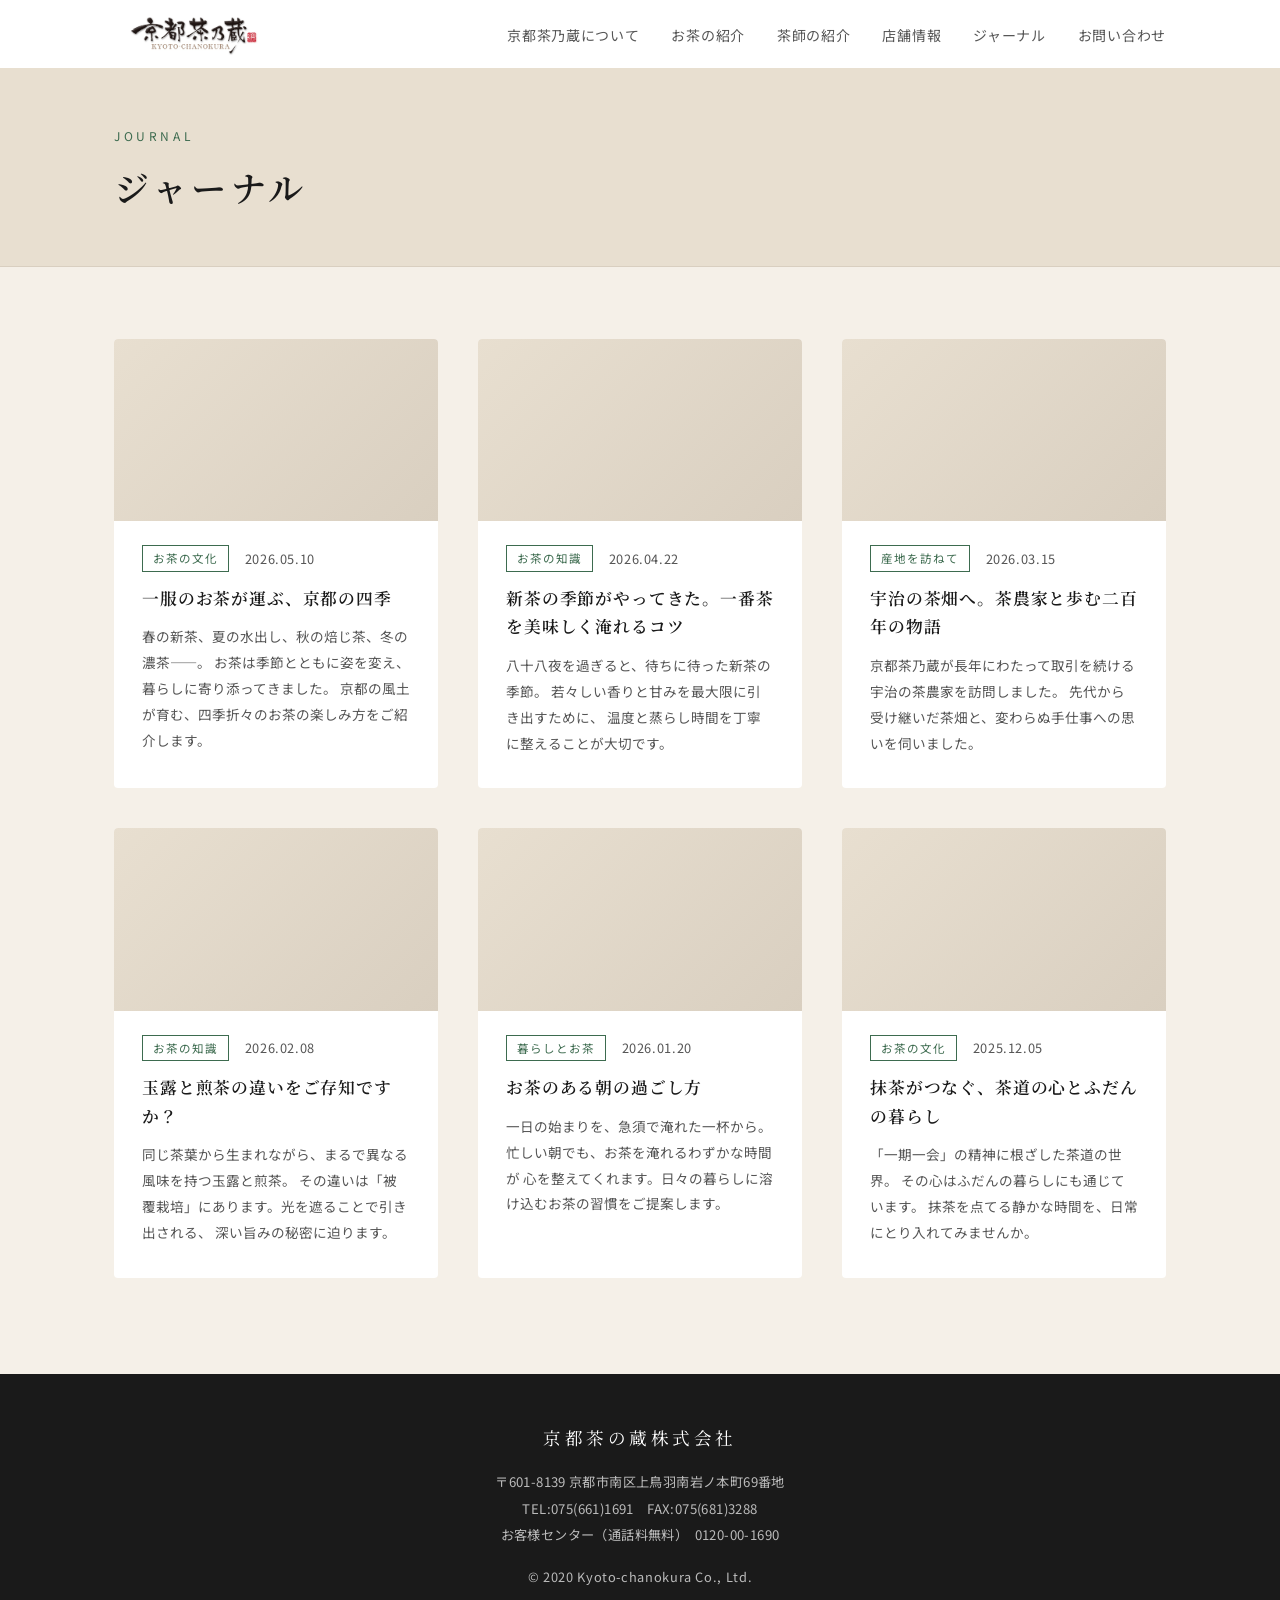
<file: journal.html>
<!DOCTYPE html>
<html lang="ja">
<head>
  <meta charset="UTF-8">
  <meta name="viewport" content="width=device-width, initial-scale=1.0">
  <title>ジャーナル | 京都茶乃蔵</title>
  <meta name="description" content="お茶にまつわる読み物・コラムをお届けします。京都茶乃蔵のジャーナル。">

  <meta property="og:title" content="ジャーナル | 京都茶乃蔵">
  <meta property="og:type" content="website">
  <meta property="og:locale" content="ja_JP">

  <link rel="preconnect" href="https://fonts.googleapis.com">
  <link rel="preconnect" href="https://fonts.gstatic.com" crossorigin>
  <link href="https://fonts.googleapis.com/css2?family=Noto+Sans+JP:wght@400;500&family=Noto+Serif+JP:wght@400;600&display=swap" rel="stylesheet">

  <link rel="stylesheet" href="css/style.css">
  <link rel="stylesheet" href="css/company.css">
  <link rel="stylesheet" href="css/journal.css">
</head>
<body>

  <!-- ヘッダー -->
  <header class="site-header">
    <div class="container header-inner">
      <a href="index.html" class="logo">
        <img src="images/logo08sf.jpg" alt="京都茶乃蔵" class="logo-img">
      </a>
      <nav class="global-nav" aria-label="メインナビゲーション">
        <ul>
          <li><a href="about.html">京都茶乃蔵について</a></li>
          <li><a href="tea.html">お茶の紹介</a></li>
          <li><a href="index.html#chashi">茶師の紹介</a></li>
          <li><a href="index.html#shop">店舗情報</a></li>
          <li><a href="journal.html" aria-current="page">ジャーナル</a></li>
          <li><a href="contact.html">お問い合わせ</a></li>
        </ul>
      </nav>
    </div>
  </header>

  <!-- ページヘッド -->
  <div class="page-head">
    <div class="container">
      <p class="page-head-en">Journal</p>
      <h1 class="page-head-title">ジャーナル</h1>
    </div>
  </div>

  <main>
    <section class="section journal-section">
      <div class="container">

        <div class="journal-grid">

          <article class="journal-card">
            <div class="journal-img-wrap">
              <div class="journal-img-placeholder"></div>
            </div>
            <div class="journal-body">
              <div class="journal-meta">
                <span class="journal-category">お茶の文化</span>
                <time class="journal-date" datetime="2026-05-10">2026.05.10</time>
              </div>
              <h2 class="journal-title">一服のお茶が運ぶ、京都の四季</h2>
              <p class="journal-excerpt">
                春の新茶、夏の水出し、秋の焙じ茶、冬の濃茶——。
                お茶は季節とともに姿を変え、暮らしに寄り添ってきました。
                京都の風土が育む、四季折々のお茶の楽しみ方をご紹介します。
              </p>
            </div>
          </article>

          <article class="journal-card">
            <div class="journal-img-wrap">
              <div class="journal-img-placeholder"></div>
            </div>
            <div class="journal-body">
              <div class="journal-meta">
                <span class="journal-category">お茶の知識</span>
                <time class="journal-date" datetime="2026-04-22">2026.04.22</time>
              </div>
              <h2 class="journal-title">新茶の季節がやってきた。一番茶を美味しく淹れるコツ</h2>
              <p class="journal-excerpt">
                八十八夜を過ぎると、待ちに待った新茶の季節。
                若々しい香りと甘みを最大限に引き出すために、
                温度と蒸らし時間を丁寧に整えることが大切です。
              </p>
            </div>
          </article>

          <article class="journal-card">
            <div class="journal-img-wrap">
              <div class="journal-img-placeholder"></div>
            </div>
            <div class="journal-body">
              <div class="journal-meta">
                <span class="journal-category">産地を訪ねて</span>
                <time class="journal-date" datetime="2026-03-15">2026.03.15</time>
              </div>
              <h2 class="journal-title">宇治の茶畑へ。茶農家と歩む二百年の物語</h2>
              <p class="journal-excerpt">
                京都茶乃蔵が長年にわたって取引を続ける宇治の茶農家を訪問しました。
                先代から受け継いだ茶畑と、変わらぬ手仕事への思いを伺いました。
              </p>
            </div>
          </article>

          <article class="journal-card">
            <div class="journal-img-wrap">
              <div class="journal-img-placeholder"></div>
            </div>
            <div class="journal-body">
              <div class="journal-meta">
                <span class="journal-category">お茶の知識</span>
                <time class="journal-date" datetime="2026-02-08">2026.02.08</time>
              </div>
              <h2 class="journal-title">玉露と煎茶の違いをご存知ですか？</h2>
              <p class="journal-excerpt">
                同じ茶葉から生まれながら、まるで異なる風味を持つ玉露と煎茶。
                その違いは「被覆栽培」にあります。光を遮ることで引き出される、
                深い旨みの秘密に迫ります。
              </p>
            </div>
          </article>

          <article class="journal-card">
            <div class="journal-img-wrap">
              <div class="journal-img-placeholder"></div>
            </div>
            <div class="journal-body">
              <div class="journal-meta">
                <span class="journal-category">暮らしとお茶</span>
                <time class="journal-date" datetime="2026-01-20">2026.01.20</time>
              </div>
              <h2 class="journal-title">お茶のある朝の過ごし方</h2>
              <p class="journal-excerpt">
                一日の始まりを、急須で淹れた一杯から。
                忙しい朝でも、お茶を淹れるわずかな時間が
                心を整えてくれます。日々の暮らしに溶け込むお茶の習慣をご提案します。
              </p>
            </div>
          </article>

          <article class="journal-card">
            <div class="journal-img-wrap">
              <div class="journal-img-placeholder"></div>
            </div>
            <div class="journal-body">
              <div class="journal-meta">
                <span class="journal-category">お茶の文化</span>
                <time class="journal-date" datetime="2025-12-05">2025.12.05</time>
              </div>
              <h2 class="journal-title">抹茶がつなぐ、茶道の心とふだんの暮らし</h2>
              <p class="journal-excerpt">
                「一期一会」の精神に根ざした茶道の世界。
                その心はふだんの暮らしにも通じています。
                抹茶を点てる静かな時間を、日常にとり入れてみませんか。
              </p>
            </div>
          </article>

        </div><!-- /.journal-grid -->

      </div>
    </section>
  </main>

  <!-- フッター -->
  <footer class="site-footer">
    <div class="container">
      <p class="footer-logo">京都茶の蔵株式会社</p>
      <p class="footer-address">〒601-8139 京都市南区上鳥羽南岩ノ本町69番地</p>
      <p class="footer-tel">TEL:075(661)1691　FAX:075(681)3288</p>
      <p class="footer-tel">お客様センター（通話料無料）　0120-00-1690</p>
      <p class="footer-copy">&copy; 2020 Kyoto-chanokura Co., Ltd.</p>
    </div>
  </footer>

  <script src="js/main.js"></script>
</body>
</html>
</file>
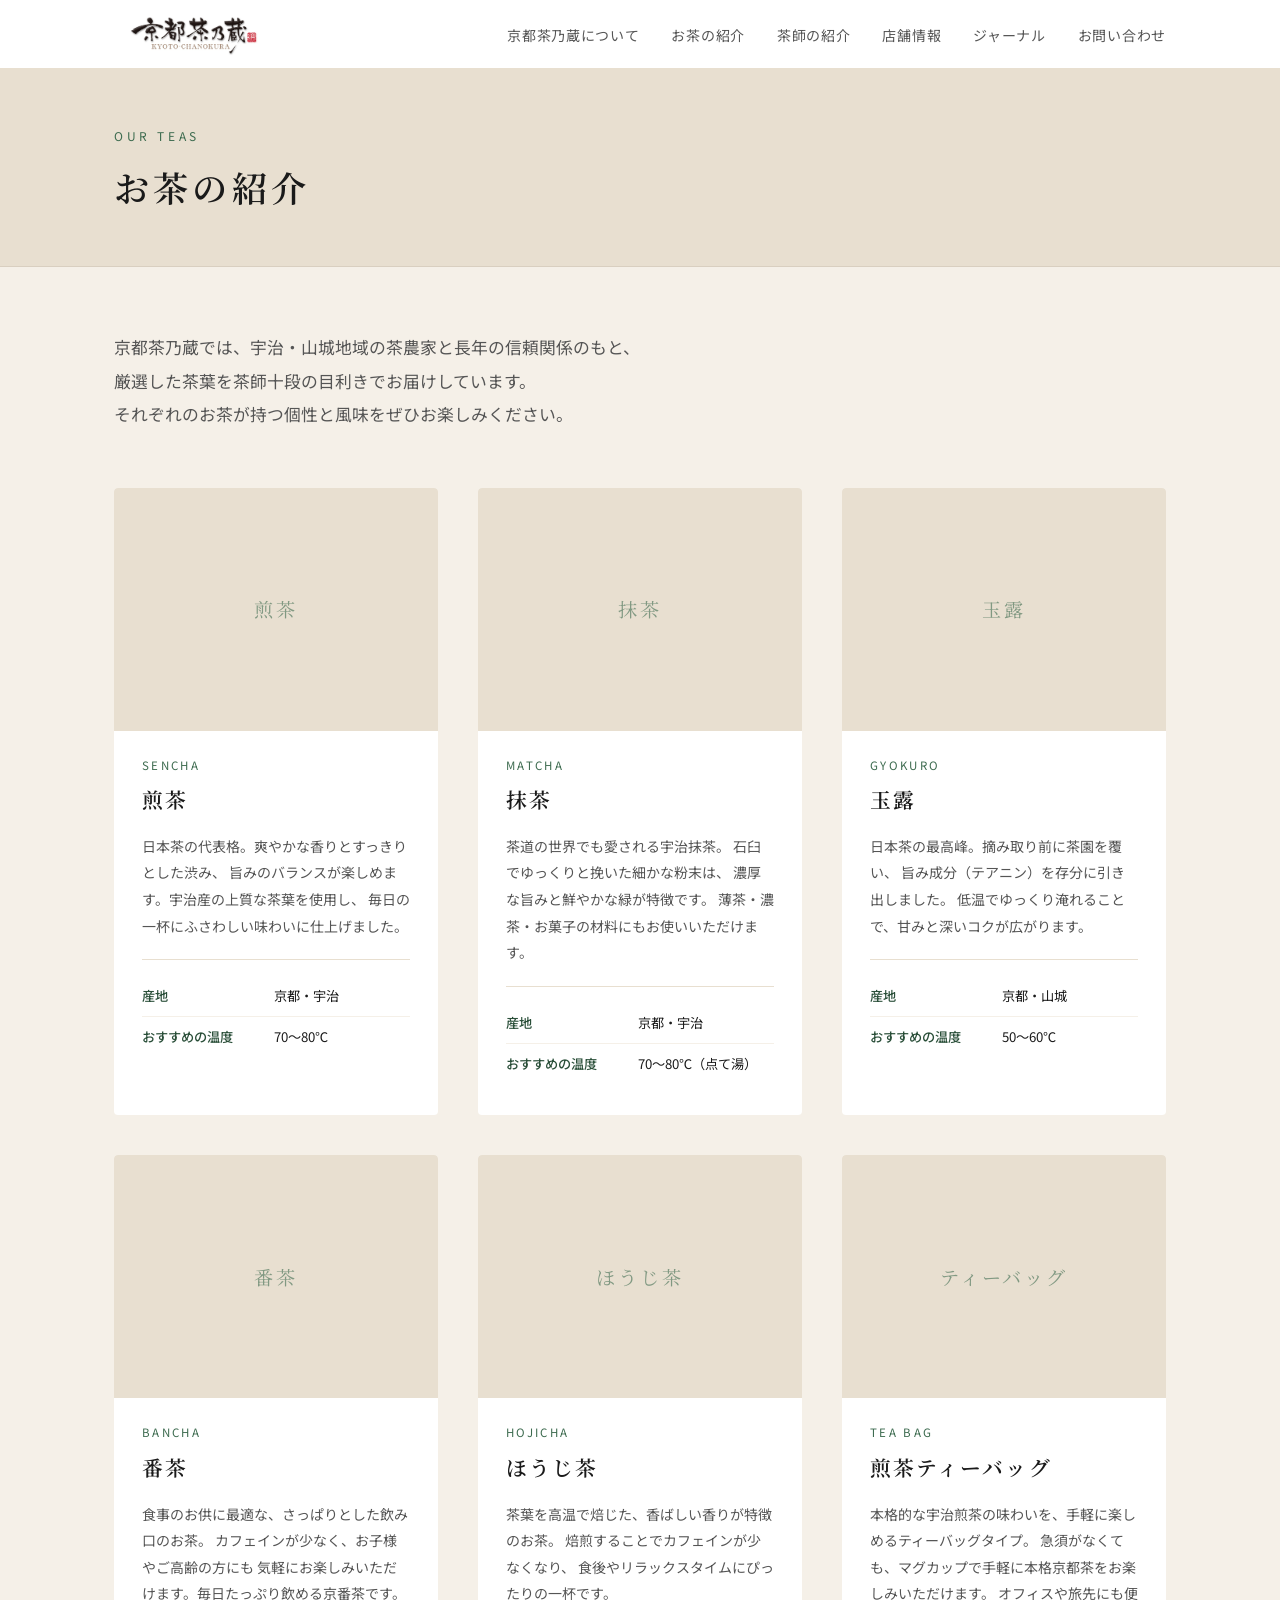
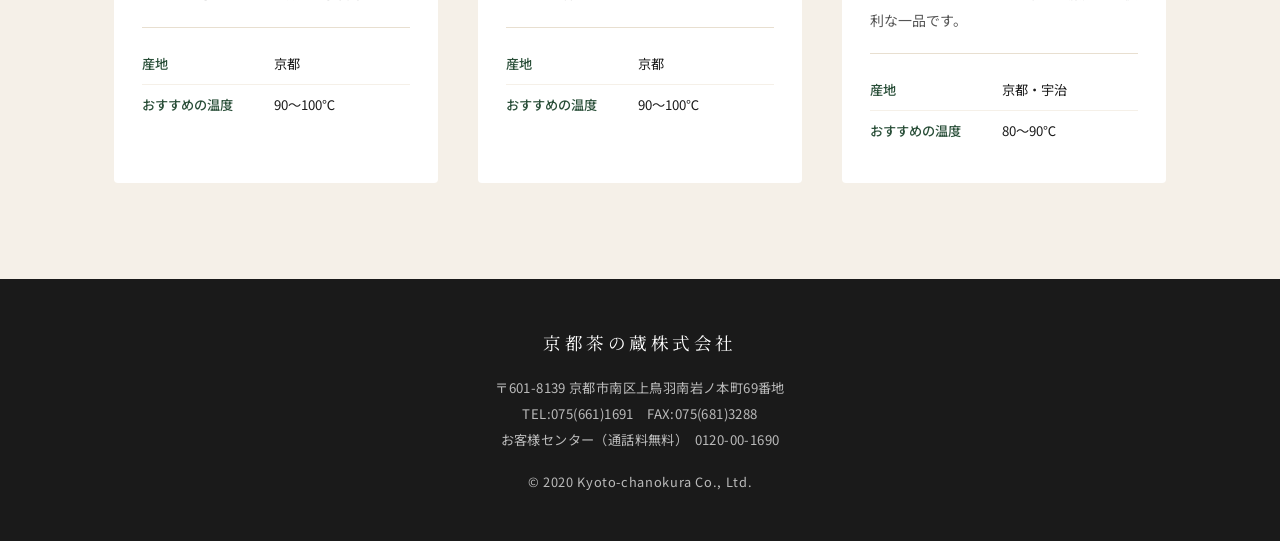
<file: tea.html>
<!DOCTYPE html>
<html lang="ja">
<head>
  <meta charset="UTF-8">
  <meta name="viewport" content="width=device-width, initial-scale=1.0">
  <title>お茶の紹介 | 京都茶乃蔵</title>
  <meta name="description" content="京都茶乃蔵が扱う煎茶・抹茶・玉露・番茶・ほうじ茶など、こだわりのお茶をご紹介します。">

  <meta property="og:title" content="お茶の紹介 | 京都茶乃蔵">
  <meta property="og:type" content="website">
  <meta property="og:locale" content="ja_JP">

  <link rel="preconnect" href="https://fonts.googleapis.com">
  <link rel="preconnect" href="https://fonts.gstatic.com" crossorigin>
  <link href="https://fonts.googleapis.com/css2?family=Noto+Sans+JP:wght@400;500&family=Noto+Serif+JP:wght@400;600&display=swap" rel="stylesheet">

  <link rel="stylesheet" href="css/style.css">
  <link rel="stylesheet" href="css/company.css">
  <link rel="stylesheet" href="css/tea.css">
</head>
<body>

  <!-- ヘッダー -->
  <header class="site-header">
    <div class="container header-inner">
      <a href="index.html" class="logo">
        <img src="images/logo08sf.jpg" alt="京都茶乃蔵" class="logo-img">
      </a>
      <nav class="global-nav" aria-label="メインナビゲーション">
        <ul>
          <li><a href="about.html">京都茶乃蔵について</a></li>
          <li><a href="tea.html" aria-current="page">お茶の紹介</a></li>
          <li><a href="index.html#chashi">茶師の紹介</a></li>
          <li><a href="index.html#shop">店舗情報</a></li>
          <li><a href="journal.html">ジャーナル</a></li>
          <li><a href="contact.html">お問い合わせ</a></li>
        </ul>
      </nav>
    </div>
  </header>

  <!-- ページヘッド -->
  <div class="page-head">
    <div class="container">
      <p class="page-head-en">Our Teas</p>
      <h1 class="page-head-title">お茶の紹介</h1>
    </div>
  </div>

  <!-- リード文 -->
  <main>
    <section class="section tea-intro-section">
      <div class="container">
        <p class="section-lead tea-lead">
          京都茶乃蔵では、宇治・山城地域の茶農家と長年の信頼関係のもと、<br>
          厳選した茶葉を茶師十段の目利きでお届けしています。<br>
          それぞれのお茶が持つ個性と風味をぜひお楽しみください。
        </p>
      </div>
    </section>

    <!-- お茶一覧 -->
    <section class="section tea-list-section">
      <div class="container">
        <div class="tea-grid">

          <!-- 煎茶 -->
          <article class="tea-card">
            <div class="tea-img-wrap">
              <div class="tea-img-placeholder">煎茶</div>
            </div>
            <div class="tea-body">
              <p class="tea-category">Sencha</p>
              <h2 class="tea-name">煎茶</h2>
              <p class="tea-desc">
                日本茶の代表格。爽やかな香りとすっきりとした渋み、
                旨みのバランスが楽しめます。宇治産の上質な茶葉を使用し、
                毎日の一杯にふさわしい味わいに仕上げました。
              </p>
              <dl class="tea-detail">
                <div class="tea-detail-row">
                  <dt>産地</dt>
                  <dd>京都・宇治</dd>
                </div>
                <div class="tea-detail-row">
                  <dt>おすすめの温度</dt>
                  <dd>70〜80℃</dd>
                </div>
              </dl>
            </div>
          </article>

          <!-- 抹茶 -->
          <article class="tea-card">
            <div class="tea-img-wrap">
              <div class="tea-img-placeholder">抹茶</div>
            </div>
            <div class="tea-body">
              <p class="tea-category">Matcha</p>
              <h2 class="tea-name">抹茶</h2>
              <p class="tea-desc">
                茶道の世界でも愛される宇治抹茶。
                石臼でゆっくりと挽いた細かな粉末は、
                濃厚な旨みと鮮やかな緑が特徴です。
                薄茶・濃茶・お菓子の材料にもお使いいただけます。
              </p>
              <dl class="tea-detail">
                <div class="tea-detail-row">
                  <dt>産地</dt>
                  <dd>京都・宇治</dd>
                </div>
                <div class="tea-detail-row">
                  <dt>おすすめの温度</dt>
                  <dd>70〜80℃（点て湯）</dd>
                </div>
              </dl>
            </div>
          </article>

          <!-- 玉露 -->
          <article class="tea-card">
            <div class="tea-img-wrap">
              <div class="tea-img-placeholder">玉露</div>
            </div>
            <div class="tea-body">
              <p class="tea-category">Gyokuro</p>
              <h2 class="tea-name">玉露</h2>
              <p class="tea-desc">
                日本茶の最高峰。摘み取り前に茶園を覆い、
                旨み成分（テアニン）を存分に引き出しました。
                低温でゆっくり淹れることで、甘みと深いコクが広がります。
              </p>
              <dl class="tea-detail">
                <div class="tea-detail-row">
                  <dt>産地</dt>
                  <dd>京都・山城</dd>
                </div>
                <div class="tea-detail-row">
                  <dt>おすすめの温度</dt>
                  <dd>50〜60℃</dd>
                </div>
              </dl>
            </div>
          </article>

          <!-- 番茶 -->
          <article class="tea-card">
            <div class="tea-img-wrap">
              <div class="tea-img-placeholder">番茶</div>
            </div>
            <div class="tea-body">
              <p class="tea-category">Bancha</p>
              <h2 class="tea-name">番茶</h2>
              <p class="tea-desc">
                食事のお供に最適な、さっぱりとした飲み口のお茶。
                カフェインが少なく、お子様やご高齢の方にも
                気軽にお楽しみいただけます。毎日たっぷり飲める京番茶です。
              </p>
              <dl class="tea-detail">
                <div class="tea-detail-row">
                  <dt>産地</dt>
                  <dd>京都</dd>
                </div>
                <div class="tea-detail-row">
                  <dt>おすすめの温度</dt>
                  <dd>90〜100℃</dd>
                </div>
              </dl>
            </div>
          </article>

          <!-- ほうじ茶 -->
          <article class="tea-card">
            <div class="tea-img-wrap">
              <div class="tea-img-placeholder">ほうじ茶</div>
            </div>
            <div class="tea-body">
              <p class="tea-category">Hojicha</p>
              <h2 class="tea-name">ほうじ茶</h2>
              <p class="tea-desc">
                茶葉を高温で焙じた、香ばしい香りが特徴のお茶。
                焙煎することでカフェインが少なくなり、
                食後やリラックスタイムにぴったりの一杯です。
              </p>
              <dl class="tea-detail">
                <div class="tea-detail-row">
                  <dt>産地</dt>
                  <dd>京都</dd>
                </div>
                <div class="tea-detail-row">
                  <dt>おすすめの温度</dt>
                  <dd>90〜100℃</dd>
                </div>
              </dl>
            </div>
          </article>

          <!-- 煎茶ティーバッグ -->
          <article class="tea-card">
            <div class="tea-img-wrap">
              <div class="tea-img-placeholder">ティーバッグ</div>
            </div>
            <div class="tea-body">
              <p class="tea-category">Tea Bag</p>
              <h2 class="tea-name">煎茶ティーバッグ</h2>
              <p class="tea-desc">
                本格的な宇治煎茶の味わいを、手軽に楽しめるティーバッグタイプ。
                急須がなくても、マグカップで手軽に本格京都茶をお楽しみいただけます。
                オフィスや旅先にも便利な一品です。
              </p>
              <dl class="tea-detail">
                <div class="tea-detail-row">
                  <dt>産地</dt>
                  <dd>京都・宇治</dd>
                </div>
                <div class="tea-detail-row">
                  <dt>おすすめの温度</dt>
                  <dd>80〜90℃</dd>
                </div>
              </dl>
            </div>
          </article>

        </div><!-- /.tea-grid -->
      </div>
    </section>
  </main>

  <!-- フッター -->
  <footer class="site-footer">
    <div class="container">
      <p class="footer-logo">京都茶の蔵株式会社</p>
      <p class="footer-address">〒601-8139 京都市南区上鳥羽南岩ノ本町69番地</p>
      <p class="footer-tel">TEL:075(661)1691　FAX:075(681)3288</p>
      <p class="footer-tel">お客様センター（通話料無料）　0120-00-1690</p>
      <p class="footer-copy">&copy; 2020 Kyoto-chanokura Co., Ltd.</p>
    </div>
  </footer>

  <script src="js/main.js"></script>
</body>
</html>
</file>
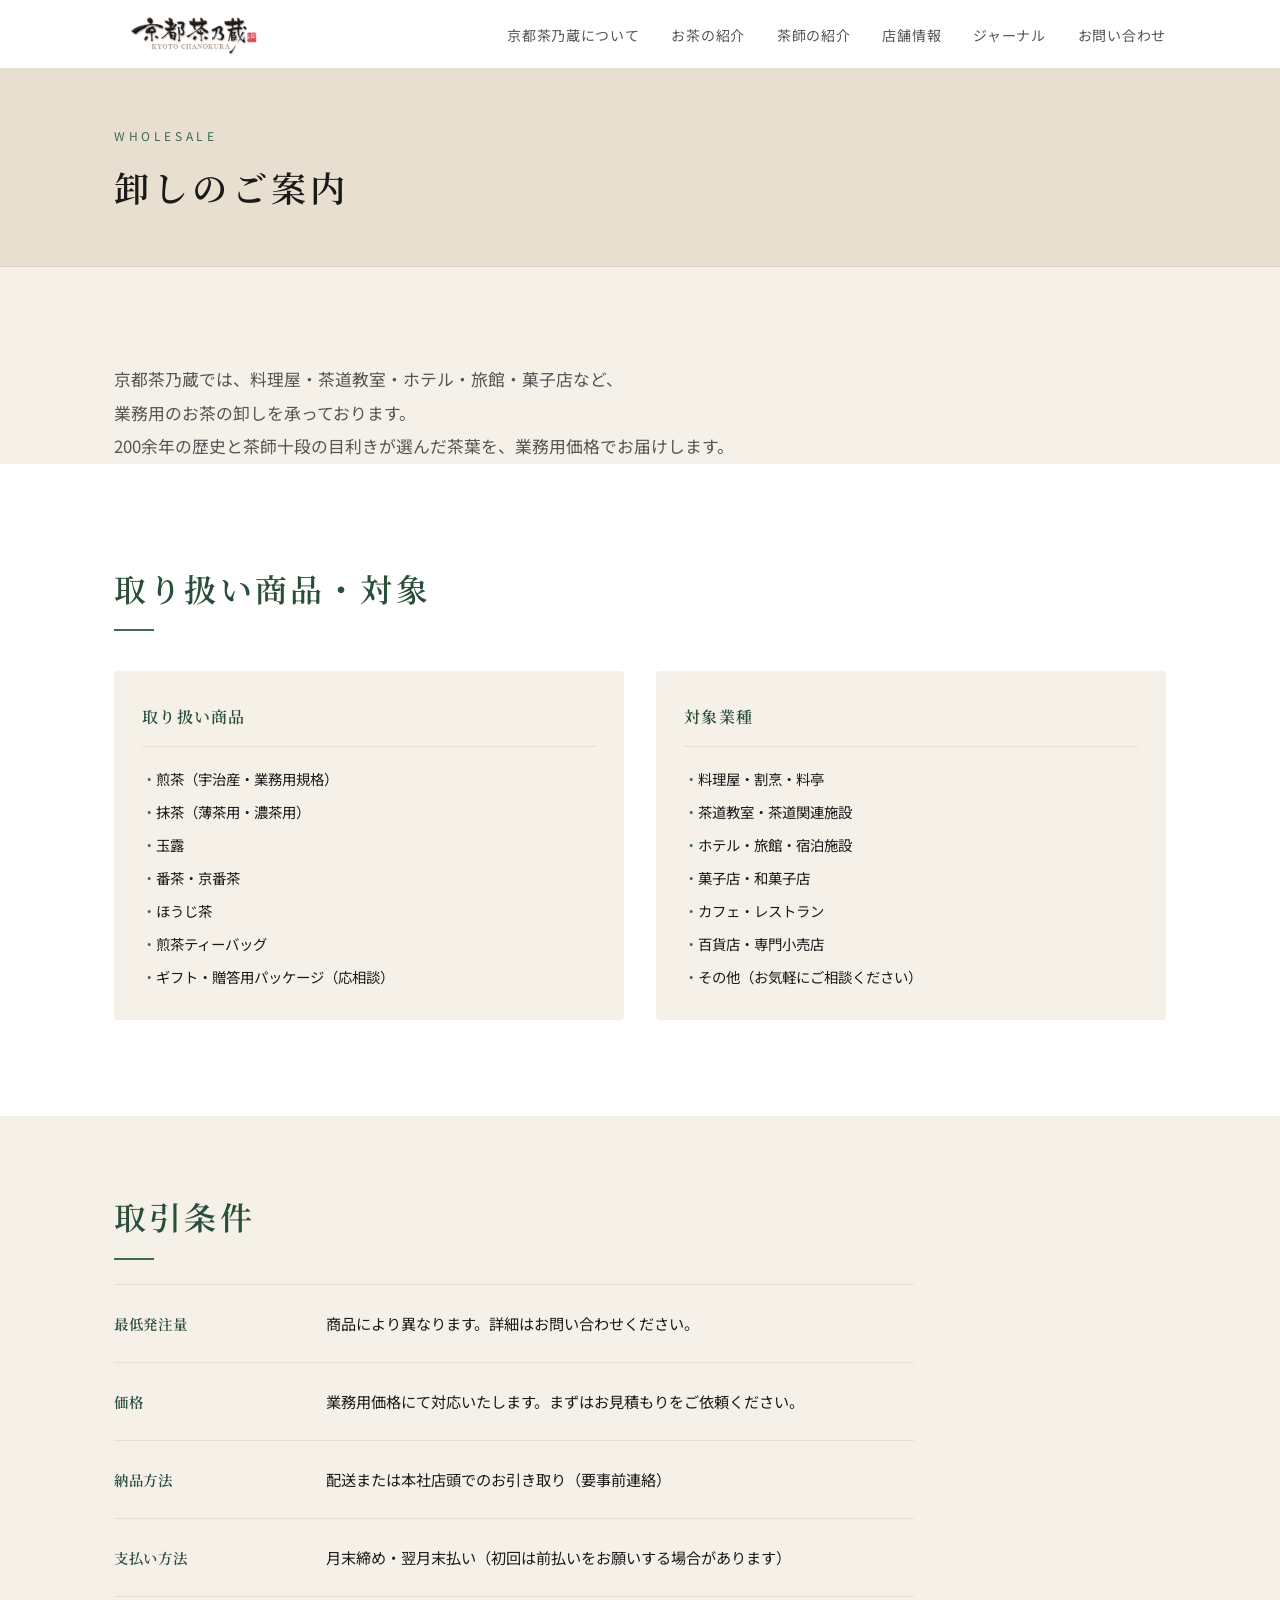
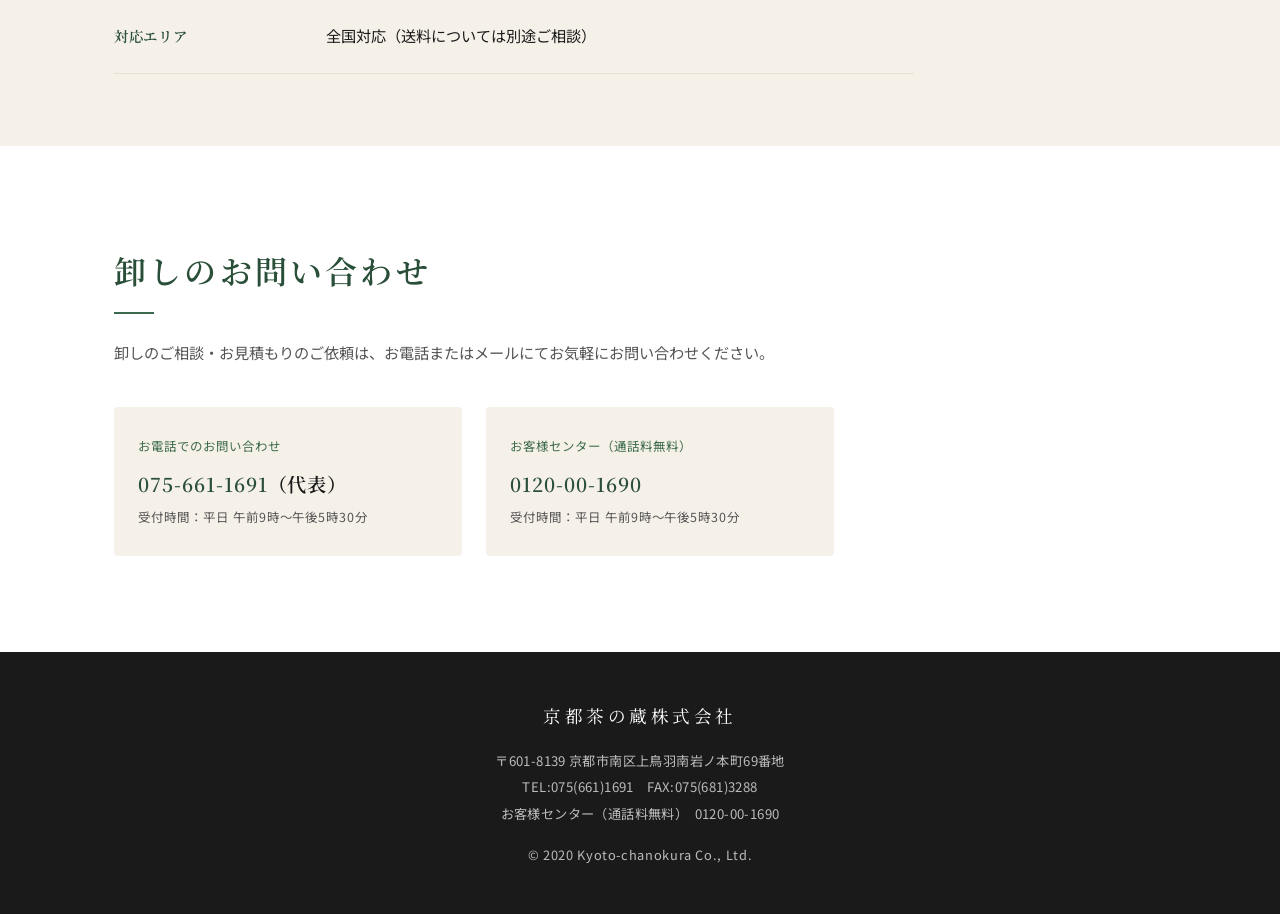
<file: wholesale.html>
<!DOCTYPE html>
<html lang="ja">
<head>
  <meta charset="UTF-8">
  <meta name="viewport" content="width=device-width, initial-scale=1.0">
  <title>卸しのご案内 | 京都茶乃蔵</title>
  <meta name="description" content="京都茶乃蔵の業務用・卸しのご案内。料理屋・茶道教室・ホテルなど、業務用のお茶についてお気軽にご相談ください。">

  <meta property="og:title" content="卸しのご案内 | 京都茶乃蔵">
  <meta property="og:type" content="website">
  <meta property="og:locale" content="ja_JP">

  <link rel="preconnect" href="https://fonts.googleapis.com">
  <link rel="preconnect" href="https://fonts.gstatic.com" crossorigin>
  <link href="https://fonts.googleapis.com/css2?family=Noto+Sans+JP:wght@400;500&family=Noto+Serif+JP:wght@400;600&display=swap" rel="stylesheet">

  <link rel="stylesheet" href="css/style.css">
  <link rel="stylesheet" href="css/company.css">
  <link rel="stylesheet" href="css/wholesale.css">
</head>
<body>

  <!-- ヘッダー -->
  <header class="site-header">
    <div class="container header-inner">
      <a href="index.html" class="logo">
        <img src="images/logo08sf.jpg" alt="京都茶乃蔵" class="logo-img">
      </a>
      <nav class="global-nav" aria-label="メインナビゲーション">
        <ul>
          <li><a href="about.html">京都茶乃蔵について</a></li>
          <li><a href="tea.html">お茶の紹介</a></li>
          <li><a href="index.html#chashi">茶師の紹介</a></li>
          <li><a href="index.html#shop">店舗情報</a></li>
          <li><a href="journal.html">ジャーナル</a></li>
          <li><a href="contact.html">お問い合わせ</a></li>
        </ul>
      </nav>
    </div>
  </header>

  <!-- ページヘッド -->
  <div class="page-head">
    <div class="container">
      <p class="page-head-en">Wholesale</p>
      <h1 class="page-head-title">卸しのご案内</h1>
    </div>
  </div>

  <main>

    <!-- リード -->
    <section class="section wholesale-lead-section">
      <div class="container">
        <p class="section-lead">
          京都茶乃蔵では、料理屋・茶道教室・ホテル・旅館・菓子店など、<br>
          業務用のお茶の卸しを承っております。<br>
          200余年の歴史と茶師十段の目利きが選んだ茶葉を、業務用価格でお届けします。
        </p>
      </div>
    </section>

    <!-- 取引内容 -->
    <section class="section wholesale-info-section">
      <div class="container">
        <h2 class="section-title">取り扱い商品・対象</h2>
        <div class="wholesale-grid">

          <div class="wholesale-card">
            <h3 class="wholesale-card-title">取り扱い商品</h3>
            <ul class="wholesale-list">
              <li>煎茶（宇治産・業務用規格）</li>
              <li>抹茶（薄茶用・濃茶用）</li>
              <li>玉露</li>
              <li>番茶・京番茶</li>
              <li>ほうじ茶</li>
              <li>煎茶ティーバッグ</li>
              <li>ギフト・贈答用パッケージ（応相談）</li>
            </ul>
          </div>

          <div class="wholesale-card">
            <h3 class="wholesale-card-title">対象業種</h3>
            <ul class="wholesale-list">
              <li>料理屋・割烹・料亭</li>
              <li>茶道教室・茶道関連施設</li>
              <li>ホテル・旅館・宿泊施設</li>
              <li>菓子店・和菓子店</li>
              <li>カフェ・レストラン</li>
              <li>百貨店・専門小売店</li>
              <li>その他（お気軽にご相談ください）</li>
            </ul>
          </div>

        </div>
      </div>
    </section>

    <!-- 取引条件 -->
    <section class="section wholesale-terms-section">
      <div class="container">
        <h2 class="section-title">取引条件</h2>
        <dl class="company-table">

          <div class="company-row">
            <dt>最低発注量</dt>
            <dd>商品により異なります。詳細はお問い合わせください。</dd>
          </div>

          <div class="company-row">
            <dt>価格</dt>
            <dd>業務用価格にて対応いたします。まずはお見積もりをご依頼ください。</dd>
          </div>

          <div class="company-row">
            <dt>納品方法</dt>
            <dd>配送または本社店頭でのお引き取り（要事前連絡）</dd>
          </div>

          <div class="company-row">
            <dt>支払い方法</dt>
            <dd>月末締め・翌月末払い（初回は前払いをお願いする場合があります）</dd>
          </div>

          <div class="company-row">
            <dt>対応エリア</dt>
            <dd>全国対応（送料については別途ご相談）</dd>
          </div>

        </dl>
      </div>
    </section>

    <!-- お問い合わせ -->
    <section class="section wholesale-contact-section">
      <div class="container">
        <h2 class="section-title">卸しのお問い合わせ</h2>
        <p class="wholesale-contact-lead">
          卸しのご相談・お見積もりのご依頼は、お電話またはメールにてお気軽にお問い合わせください。
        </p>
        <div class="wholesale-contact-box">
          <div class="wholesale-contact-item">
            <p class="wholesale-contact-label">お電話でのお問い合わせ</p>
            <p class="wholesale-contact-value">
              <a href="tel:0756611691">075-661-1691</a>（代表）<br>
              <span class="wholesale-contact-note">受付時間：平日 午前9時〜午後5時30分</span>
            </p>
          </div>
          <div class="wholesale-contact-item">
            <p class="wholesale-contact-label">お客様センター（通話料無料）</p>
            <p class="wholesale-contact-value">
              <a href="tel:0120001690">0120-00-1690</a><br>
              <span class="wholesale-contact-note">受付時間：平日 午前9時〜午後5時30分</span>
            </p>
          </div>
        </div>
      </div>
    </section>

  </main>

  <!-- フッター -->
  <footer class="site-footer">
    <div class="container">
      <p class="footer-logo">京都茶の蔵株式会社</p>
      <p class="footer-address">〒601-8139 京都市南区上鳥羽南岩ノ本町69番地</p>
      <p class="footer-tel">TEL:075(661)1691　FAX:075(681)3288</p>
      <p class="footer-tel">お客様センター（通話料無料）　0120-00-1690</p>
      <p class="footer-copy">&copy; 2020 Kyoto-chanokura Co., Ltd.</p>
    </div>
  </footer>

  <script src="js/main.js"></script>
</body>
</html>
</file>
<file: css/style.css>
/* ===========================
   CSS カスタムプロパティ（和モダンカラー）
   =========================== */
:root {
  --color-matcha:    #3d6b4f;   /* 抹茶グリーン */
  --color-matcha-dk: #2a4f39;   /* 濃い抹茶 */
  --color-kinari:    #f5f0e8;   /* 生成り色（背景） */
  --color-beige:     #e8dfd0;   /* ベージュ */
  --color-sumi:      #1a1a1a;   /* 墨色（テキスト） */
  --color-sumi-lt:   #555;      /* 薄墨 */
  --color-white:     #ffffff;

  --font-serif: 'Noto Serif JP', serif;
  --font-sans:  'Noto Sans JP', sans-serif;

  --container-width: 1100px;
  --section-pad: 96px;
}

/* ===========================
   リセット・ベース
   =========================== */
*, *::before, *::after { box-sizing: border-box; margin: 0; padding: 0; }

html { scroll-behavior: smooth; }

body {
  font-family: var(--font-sans);
  font-size: 1rem;
  line-height: 1.8;
  color: var(--color-sumi);
  background: var(--color-kinari);
}

img { display: block; max-width: 100%; }

a { color: inherit; text-decoration: none; }

ul { list-style: none; }

/* ===========================
   レイアウト共通
   =========================== */
.container {
  max-width: var(--container-width);
  margin: 0 auto;
  padding: 0 24px;
}

.section {
  padding: var(--section-pad) 0;
}

.section-title {
  font-family: var(--font-serif);
  font-size: clamp(1.5rem, 3vw, 2rem);
  font-weight: 600;
  letter-spacing: 0.1em;
  margin-bottom: 24px;
  color: var(--color-matcha-dk);
}

.section-title::after {
  content: '';
  display: block;
  width: 40px;
  height: 2px;
  background: var(--color-matcha);
  margin-top: 12px;
}

.about-founding {
  font-size: 0.8rem;
  letter-spacing: 0.2em;
  color: var(--color-matcha);
  margin-bottom: 16px;
}

.section-lead {
  font-size: 1.05rem;
  color: var(--color-sumi-lt);
  max-width: 560px;
}

/* ===========================
   ヘッダー
   =========================== */
.site-header {
  position: sticky;
  top: 0;
  z-index: 100;
  background: var(--color-white);
  border-bottom: 1px solid var(--color-beige);
}

.header-inner {
  display: flex;
  align-items: center;
  justify-content: space-between;
  height: 68px;
}

.logo {
  display: flex;
  align-items: center;
}

.logo-img {
  height: 48px;
  width: auto;
  display: block;
}

.global-nav ul {
  display: flex;
  gap: 32px;
}

.global-nav a {
  font-size: 0.875rem;
  letter-spacing: 0.05em;
  color: var(--color-sumi-lt);
  transition: color 0.2s;
}

.global-nav a:hover {
  color: var(--color-matcha);
}

/* ===========================
   ヒーロー
   =========================== */
.hero {
  min-height: 88vh;
  display: flex;
  align-items: center;
  justify-content: center;
  text-align: center;
  background-color: #1a1410;
  background-size: cover;
  background-position: center 40%;
  background-repeat: no-repeat;
  padding: 80px 24px;
  position: relative;
}

.hero-overlay {
  position: absolute;
  inset: 0;
  background: linear-gradient(
    to bottom,
    rgba(10, 8, 5, 0.35) 0%,
    rgba(10, 8, 5, 0.55) 60%,
    rgba(10, 8, 5, 0.75) 100%
  );
}

.hero-content {
  position: relative;
  z-index: 1;
}

.hero-sub {
  font-size: 0.8rem;
  letter-spacing: 0.3em;
  text-transform: uppercase;
  color: var(--color-matcha);
  margin-bottom: 20px;
}

.hero-title {
  font-family: var(--font-serif);
  font-size: clamp(2.2rem, 6vw, 4rem);
  font-weight: 400;
  letter-spacing: 0.12em;
  line-height: 1.5;
  color: var(--color-white);
  text-shadow: 0 2px 16px rgba(0,0,0,0.4);
  margin-bottom: 24px;
}

.hero-desc {
  font-size: 1rem;
  color: rgba(255, 255, 255, 0.85);
  line-height: 2;
  margin-bottom: 40px;
}

/* ===========================
   ボタン
   =========================== */
.btn-primary {
  display: inline-block;
  padding: 14px 40px;
  background: var(--color-matcha);
  color: var(--color-white);
  font-size: 0.875rem;
  letter-spacing: 0.15em;
  border-radius: 2px;
  transition: background 0.25s;
}

.btn-primary:hover {
  background: var(--color-matcha-dk);
}

.btn-secondary {
  display: inline-block;
  margin-top: 32px;
  padding: 12px 36px;
  border: 1px solid var(--color-matcha);
  color: var(--color-matcha);
  font-size: 0.875rem;
  letter-spacing: 0.15em;
  border-radius: 2px;
  transition: background 0.25s, color 0.25s;
}

.btn-secondary:hover {
  background: var(--color-matcha);
  color: var(--color-white);
}

/* ===========================
   商品グリッド
   =========================== */
.product-grid {
  display: grid;
  grid-template-columns: repeat(auto-fill, minmax(280px, 1fr));
  gap: 32px;
  margin-top: 48px;
}

/* ===========================
   新着情報
   =========================== */
.news {
  background: var(--color-white);
  padding-top: 72px;
  padding-bottom: 72px;
}

.news-list {
  margin-top: 32px;
  border-top: 1px solid var(--color-beige);
}

.news-item {
  display: flex;
  align-items: baseline;
  gap: 20px;
  padding: 18px 0;
  border-bottom: 1px solid var(--color-beige);
  flex-wrap: wrap;
}

.news-date {
  font-size: 0.85rem;
  color: var(--color-sumi-lt);
  letter-spacing: 0.05em;
  white-space: nowrap;
}

.news-category {
  font-size: 0.72rem;
  letter-spacing: 0.08em;
  color: var(--color-matcha);
  border: 1px solid var(--color-matcha);
  padding: 2px 10px;
  white-space: nowrap;
}

.news-text {
  font-size: 0.95rem;
  color: var(--color-sumi);
}

/* ===========================
   沿革
   =========================== */
.history-heading {
  font-family: var(--font-serif);
  font-size: 1.1rem;
  font-weight: 600;
  letter-spacing: 0.1em;
  color: var(--color-matcha-dk);
  margin-top: 56px;
  margin-bottom: 32px;
}

.history-list {
  list-style: none;
  max-width: 720px;
  position: relative;
}

.history-list::before {
  content: '';
  position: absolute;
  left: 148px;
  top: 8px;
  bottom: 8px;
  width: 1px;
  background: var(--color-beige);
}

.history-item {
  display: grid;
  grid-template-columns: 148px 1fr;
  gap: 0 32px;
  padding: 16px 0;
  position: relative;
}

.history-item::before {
  content: '';
  position: absolute;
  left: 144px;
  top: 22px;
  width: 9px;
  height: 9px;
  border-radius: 50%;
  background: var(--color-matcha);
  border: 2px solid var(--color-kinari);
}

.history-year {
  font-family: var(--font-serif);
  font-size: 0.9rem;
  font-weight: 600;
  color: var(--color-matcha-dk);
  text-align: right;
  padding-right: 24px;
  padding-top: 2px;
  line-height: 1.5;
}

.history-ad {
  display: block;
  font-family: var(--font-sans);
  font-size: 0.75rem;
  font-weight: 400;
  color: var(--color-sumi-lt);
  letter-spacing: 0;
}

.history-desc {
  font-size: 0.9rem;
  color: var(--color-sumi);
  line-height: 1.8;
}

@media (max-width: 600px) {
  .history-list::before { left: 0; }

  .history-item {
    grid-template-columns: 1fr;
    padding-left: 20px;
  }

  .history-item::before { left: -4px; top: 18px; }

  .history-year { text-align: left; padding-right: 0; }
}

/* ===========================
   商品カード
   =========================== */
.product-card {
  background: var(--color-white);
  border-radius: 4px;
  overflow: hidden;
  transition: transform 0.25s, box-shadow 0.25s;
}

.product-card:hover {
  transform: translateY(-4px);
  box-shadow: 0 12px 32px rgba(0,0,0,0.08);
}

.product-img-wrap {
  aspect-ratio: 4 / 3;
  overflow: hidden;
  background: var(--color-beige);
}

.product-img-wrap img {
  width: 100%;
  height: 100%;
  object-fit: cover;
  transition: transform 0.4s;
}

.product-card:hover .product-img-wrap img {
  transform: scale(1.04);
}

.product-body {
  padding: 20px 24px 28px;
}

.product-name {
  font-family: var(--font-serif);
  font-size: 1.2rem;
  font-weight: 600;
  letter-spacing: 0.1em;
  color: var(--color-matcha-dk);
  margin-bottom: 10px;
}

.product-desc {
  font-size: 0.875rem;
  color: var(--color-sumi-lt);
  line-height: 1.8;
}

/* ===========================
   茶師の紹介
   =========================== */
.chashi-grid {
  display: flex;
  flex-direction: column;
  gap: 56px;
  margin-top: 48px;
}

.chashi-card {
  display: grid;
  grid-template-columns: 220px 1fr;
  gap: 40px;
  align-items: start;
}


.chashi-photo {
  aspect-ratio: 3 / 4;
  overflow: hidden;
  background: var(--color-beige);
  border-radius: 2px;
}

.chashi-photo img {
  width: 100%;
  height: 100%;
  object-fit: cover;
  object-position: top;
}

.chashi-title {
  font-size: 0.75rem;
  letter-spacing: 0.15em;
  color: var(--color-matcha);
  margin-bottom: 8px;
}

.chashi-name {
  font-family: var(--font-serif);
  font-size: 1.4rem;
  font-weight: 600;
  letter-spacing: 0.1em;
  color: var(--color-sumi);
  margin-bottom: 8px;
  display: flex;
  align-items: baseline;
  gap: 16px;
  flex-wrap: wrap;
}

.chashi-name-en {
  font-family: var(--font-sans);
  font-size: 0.8rem;
  font-weight: 400;
  letter-spacing: 0.1em;
  color: var(--color-sumi-lt);
}

.chashi-grade {
  font-size: 0.825rem;
  color: var(--color-sumi-lt);
  margin-bottom: 20px;
  padding-bottom: 20px;
  border-bottom: 1px solid var(--color-beige);
}

.chashi-bio {
  font-size: 0.9rem;
  color: var(--color-sumi);
  line-height: 2;
}

.chashi-quote {
  margin-top: 20px;
  padding: 16px 20px;
  border-left: 3px solid var(--color-matcha);
  background: var(--color-kinari);
  font-size: 0.9rem;
  line-height: 2;
  color: var(--color-sumi);
  font-style: normal;
}

@media (max-width: 640px) {
  .chashi-card,
  .chashi-card:nth-child(even) {
    grid-template-columns: 1fr;
    direction: ltr;
  }

  .chashi-photo {
    aspect-ratio: 4 / 3;
    max-width: 180px;
  }
}

/* ===========================
   店舗情報
   =========================== */
.shop {
  background: var(--color-beige);
}

.shop-grid {
  display: grid;
  grid-template-columns: repeat(auto-fill, minmax(320px, 1fr));
  gap: 32px;
  margin-top: 48px;
}

.shop-card {
  background: var(--color-white);
  padding: 32px 28px;
  border-radius: 4px;
}

.shop-name {
  font-family: var(--font-serif);
  font-size: 1.1rem;
  font-weight: 600;
  letter-spacing: 0.1em;
  color: var(--color-matcha-dk);
  margin-bottom: 24px;
  padding-bottom: 16px;
  border-bottom: 1px solid var(--color-beige);
  display: flex;
  align-items: center;
  gap: 12px;
}

.shop-badge {
  font-family: var(--font-sans);
  font-size: 0.7rem;
  font-weight: 400;
  letter-spacing: 0.05em;
  background: var(--color-beige);
  color: var(--color-sumi-lt);
  padding: 2px 8px;
  border-radius: 2px;
}

.shop-info { display: flex; flex-direction: column; gap: 0; }

.shop-row {
  display: grid;
  grid-template-columns: 80px 1fr;
  gap: 0 16px;
  padding: 12px 0;
  border-bottom: 1px solid var(--color-kinari);
  font-size: 0.875rem;
}

.shop-row:last-child { border-bottom: none; }

.shop-row dt {
  color: var(--color-matcha-dk);
  font-weight: 500;
  padding-top: 1px;
}

.shop-row dd {
  color: var(--color-sumi);
  line-height: 1.8;
}

.shop-row dd a {
  color: var(--color-matcha);
}

.shop-note {
  font-size: 0.78rem;
  color: var(--color-sumi-lt);
}

/* ===========================
   卸しCTA
   =========================== */
.wholesale-cta {
  background: var(--color-matcha-dk);
  padding: 48px 0;
}

.wholesale-cta-inner {
  display: flex;
  align-items: center;
  justify-content: space-between;
  gap: 32px;
  flex-wrap: wrap;
}

.wholesale-cta-title {
  font-family: var(--font-serif);
  font-size: 1.15rem;
  font-weight: 600;
  letter-spacing: 0.1em;
  color: var(--color-white);
  margin-bottom: 8px;
}

.wholesale-cta-desc {
  font-size: 0.875rem;
  color: rgba(255, 255, 255, 0.75);
  line-height: 1.8;
}

.btn-wholesale {
  display: inline-block;
  padding: 14px 40px;
  border: 2px solid var(--color-white);
  color: var(--color-white);
  font-size: 0.875rem;
  letter-spacing: 0.15em;
  border-radius: 2px;
  white-space: nowrap;
  transition: background 0.25s;
}

.btn-wholesale:hover {
  background: rgba(255, 255, 255, 0.2);
}

@media (max-width: 640px) {
  .wholesale-cta-inner {
    flex-direction: column;
    align-items: flex-start;
  }
}

/* ===========================
   ECサイトバナー
   =========================== */
.ec-banner-section {
  background: var(--color-white);
}

.ec-banner-grid {
  display: grid;
  grid-template-columns: 1fr 1fr;
  gap: 24px;
  margin-top: 40px;
  max-width: 560px;
}

.ec-banner-link {
  display: block;
  border-radius: 4px;
  overflow: hidden;
  transition: opacity 0.25s, transform 0.25s;
}

.ec-banner-link:hover {
  opacity: 0.85;
  transform: translateY(-3px);
}

.ec-banner-img {
  width: 100%;
  height: auto;
  display: block;
}

@media (max-width: 600px) {
  .ec-banner-grid {
    grid-template-columns: 1fr;
  }
}

/* ===========================
   フッター
   =========================== */
.site-footer {
  background: var(--color-sumi);
  color: rgba(255,255,255,0.7);
  padding: 48px 0;
  text-align: center;
}

.footer-logo {
  font-family: var(--font-serif);
  font-size: 1.1rem;
  letter-spacing: 0.2em;
  color: var(--color-white);
  margin-bottom: 16px;
}

.footer-address,
.footer-tel {
  font-size: 0.825rem;
  letter-spacing: 0.03em;
  line-height: 2;
}

.footer-copy {
  font-size: 0.8rem;
  letter-spacing: 0.05em;
  margin-top: 16px;
}

/* ===========================
   レスポンシブ
   =========================== */
@media (max-width: 768px) {
  :root { --section-pad: 64px; }

  .global-nav { display: none; } /* TODO: ハンバーガーメニューに置き換え */

  .hero { min-height: 80vh; }
}
</file>
<file: css/company.css>
/* ===========================
   ページヘッド（下層ページ共通）
   =========================== */
.page-head {
  background: var(--color-beige);
  padding: 56px 0 48px;
  border-bottom: 1px solid #d9cfc0;
}

.page-head-en {
  font-size: 0.75rem;
  letter-spacing: 0.3em;
  text-transform: uppercase;
  color: var(--color-matcha);
  margin-bottom: 8px;
}

.page-head-title {
  font-family: var(--font-serif);
  font-size: clamp(1.6rem, 3vw, 2.2rem);
  font-weight: 600;
  letter-spacing: 0.12em;
  color: var(--color-sumi);
}

/* ===========================
   会社概要テーブル
   =========================== */
.company-section {
  padding-top: 72px;
  padding-bottom: 96px;
  background: var(--color-white);
}

.company-table {
  max-width: 800px;
}

.company-row {
  display: grid;
  grid-template-columns: 180px 1fr;
  gap: 0 32px;
  padding: 24px 0;
  border-bottom: 1px solid var(--color-beige);
  align-items: baseline;
}

.company-row:first-child {
  border-top: 1px solid var(--color-beige);
}

.company-row dt {
  font-family: var(--font-serif);
  font-size: 0.9rem;
  font-weight: 600;
  letter-spacing: 0.05em;
  color: var(--color-matcha-dk);
  line-height: 1.6;
}

.company-row dd {
  font-size: 0.95rem;
  line-height: 1.9;
  color: var(--color-sumi);
}

.company-row dd a {
  color: var(--color-matcha);
  border-bottom: 1px solid transparent;
  transition: border-color 0.2s;
}

.company-row dd a:hover {
  border-color: var(--color-matcha);
}

.company-note {
  display: block;
  font-size: 0.8rem;
  color: var(--color-sumi-lt);
  margin-top: 4px;
}

.company-list {
  list-style: none;
  padding: 0;
}

.company-list li {
  padding-left: 1em;
  position: relative;
}

.company-list li::before {
  content: '・';
  position: absolute;
  left: 0;
  color: var(--color-matcha);
}

/* ===========================
   京都茶乃蔵について（企業理念）
   =========================== */
.about-detail-section {
  padding-bottom: 48px;
}

.about-detail-lead {
  max-width: 640px;
  line-height: 2;
}

.about-philosophy-section {
  background: var(--color-white);
  padding-top: 72px;
  padding-bottom: 72px;
}

.philosophy-block {
  max-width: 800px;
  margin-bottom: 64px;
}

.philosophy-block:last-child {
  margin-bottom: 0;
}

.philosophy-lead {
  font-family: var(--font-serif);
  font-size: 1.2rem;
  font-weight: 600;
  letter-spacing: 0.1em;
  color: var(--color-matcha-dk);
  margin-bottom: 20px;
}

.philosophy-body {
  font-size: 0.95rem;
  line-height: 2.1;
  color: var(--color-sumi);
}

.about-history-section {
  padding-top: 72px;
  padding-bottom: 96px;
}

/* ===========================
   受賞歴
   =========================== */
.award-section {
  background: var(--color-white);
  padding-top: 72px;
  padding-bottom: 72px;
}

.ochatubo-section {
  background: var(--color-kinari);
}

.ochatubo-images {
  margin-top: 32px;
  display: flex;
  gap: 16px;
  align-items: flex-start;
}

.ochatubo-images .award-figure {
  width: 200px;
  flex-shrink: 0;
}

/* 京かおり：縦画像の高さに横画像を合わせる */
.kyokaori-images {
  display: flex;
  gap: 16px;
  align-items: flex-start;
  margin-top: 32px;
}

.kyokaori-images .award-figure {
  height: 280px;
  flex-shrink: 0;
}

.kyokaori-images .award-figure img {
  width: auto;
  height: 100%;
  object-fit: contain;
}

.award-card {
  margin-top: 40px;
  display: flex;
  flex-direction: column;
  gap: 40px;
  max-width: 800px;
}

.award-images {
  display: flex;
  gap: 16px;
  align-items: flex-start;
}

.award-figure--cert {
  width: 140px;
  flex-shrink: 0;
}

.award-figure--product {
  width: 220px;
  flex-shrink: 0;
}

.award-figure {
  margin: 0;
  border-radius: 4px;
  overflow: hidden;
  background: var(--color-beige);
}

.award-figure img {
  width: 100%;
  height: 100%;
  object-fit: cover;
  display: block;
}

.award-tag {
  font-size: 0.75rem;
  letter-spacing: 0.15em;
  color: var(--color-matcha);
  margin-bottom: 10px;
}

.award-title {
  font-family: var(--font-serif);
  font-size: 1.3rem;
  font-weight: 600;
  letter-spacing: 0.1em;
  color: var(--color-sumi);
  margin-bottom: 10px;
}

.award-work {
  font-size: 0.875rem;
  color: var(--color-sumi-lt);
  margin-bottom: 16px;
  padding-bottom: 16px;
  border-bottom: 1px solid var(--color-beige);
}

.award-desc {
  font-size: 0.9rem;
  color: var(--color-sumi);
  line-height: 2;
}

@media (max-width: 600px) {
  .award-images {
    grid-template-columns: 1fr;
  }
}

/* ===========================
   Googleマップ
   =========================== */
.company-map {
  margin-top: 48px;
  border-radius: 4px;
  overflow: hidden;
  max-width: 800px;
}

/* ===========================
   レスポンシブ
   =========================== */
@media (max-width: 600px) {
  .company-row {
    grid-template-columns: 1fr;
    gap: 8px;
  }

  .company-row dt {
    font-size: 0.8rem;
    color: var(--color-matcha);
  }
}
</file>
<file: css/contact.css>
/* ===========================
   お問い合わせ
   =========================== */
.contact-section {
  padding-top: 72px;
  padding-bottom: 96px;
}

.contact-lead {
  font-size: 0.95rem;
  color: var(--color-sumi-lt);
  line-height: 2;
  margin-bottom: 56px;
}

/* フォーム */
.contact-form {
  max-width: 680px;
}

.form-group {
  margin-bottom: 32px;
}

.form-label {
  display: flex;
  align-items: center;
  gap: 8px;
  font-size: 0.875rem;
  font-weight: 500;
  color: var(--color-sumi);
  margin-bottom: 8px;
  letter-spacing: 0.03em;
}

.form-required {
  font-size: 0.7rem;
  background: var(--color-matcha);
  color: var(--color-white);
  padding: 2px 6px;
  border-radius: 2px;
  letter-spacing: 0.05em;
}

.form-input,
.form-select,
.form-textarea {
  width: 100%;
  padding: 12px 16px;
  font-family: var(--font-sans);
  font-size: 0.9rem;
  color: var(--color-sumi);
  background: var(--color-white);
  border: 1px solid var(--color-beige);
  border-radius: 2px;
  outline: none;
  transition: border-color 0.2s;
  appearance: none;
  -webkit-appearance: none;
}

.form-input:focus,
.form-select:focus,
.form-textarea:focus {
  border-color: var(--color-matcha);
}

.form-input::placeholder,
.form-textarea::placeholder {
  color: #bbb;
}

.form-select-wrap {
  position: relative;
}

.form-select-wrap::after {
  content: '';
  position: absolute;
  right: 16px;
  top: 50%;
  transform: translateY(-50%);
  width: 0;
  height: 0;
  border-left: 5px solid transparent;
  border-right: 5px solid transparent;
  border-top: 6px solid var(--color-sumi-lt);
  pointer-events: none;
}

.form-textarea {
  resize: vertical;
  line-height: 1.8;
}

.form-submit {
  margin-top: 40px;
}

.btn-submit {
  display: inline-block;
  padding: 16px 64px;
  background: var(--color-matcha);
  color: var(--color-white);
  font-family: var(--font-sans);
  font-size: 0.9rem;
  letter-spacing: 0.15em;
  border: none;
  border-radius: 2px;
  cursor: pointer;
  transition: background 0.25s;
}

.btn-submit:hover {
  background: var(--color-matcha-dk);
}

/* 電話案内 */
.contact-alt {
  max-width: 680px;
  margin-top: 64px;
  padding-top: 40px;
  border-top: 1px solid var(--color-beige);
  font-size: 0.875rem;
  color: var(--color-sumi-lt);
}

.contact-alt-tel {
  font-family: var(--font-serif);
  font-size: 1.5rem;
  font-weight: 600;
  color: var(--color-matcha-dk);
  margin: 8px 0 4px;
  letter-spacing: 0.05em;
}

.contact-alt-tel a {
  color: inherit;
}

.contact-alt-note {
  font-size: 0.8rem;
  color: var(--color-sumi-lt);
}
</file>
<file: css/journal.css>
/* ===========================
   ジャーナル
   =========================== */
.journal-section {
  padding-top: 72px;
  padding-bottom: 96px;
}

.journal-grid {
  display: grid;
  grid-template-columns: repeat(auto-fill, minmax(320px, 1fr));
  gap: 40px;
}

.journal-card {
  background: var(--color-white);
  border-radius: 4px;
  overflow: hidden;
  transition: transform 0.25s, box-shadow 0.25s;
  cursor: pointer;
}

.journal-card:hover {
  transform: translateY(-4px);
  box-shadow: 0 12px 32px rgba(0, 0, 0, 0.08);
}

.journal-img-wrap {
  aspect-ratio: 16 / 9;
  overflow: hidden;
  background: var(--color-beige);
}

.journal-img-wrap img {
  width: 100%;
  height: 100%;
  object-fit: cover;
  transition: transform 0.4s;
}

.journal-card:hover .journal-img-wrap img {
  transform: scale(1.04);
}

.journal-img-placeholder {
  width: 100%;
  height: 100%;
  background: linear-gradient(135deg, var(--color-beige) 0%, #d9cfc0 100%);
}

.journal-body {
  padding: 24px 28px 32px;
}

.journal-meta {
  display: flex;
  align-items: center;
  gap: 16px;
  margin-bottom: 12px;
}

.journal-category {
  font-size: 0.72rem;
  letter-spacing: 0.08em;
  color: var(--color-matcha);
  border: 1px solid var(--color-matcha);
  padding: 2px 10px;
  white-space: nowrap;
}

.journal-date {
  font-size: 0.8rem;
  color: var(--color-sumi-lt);
  letter-spacing: 0.05em;
}

.journal-title {
  font-family: var(--font-serif);
  font-size: 1.05rem;
  font-weight: 600;
  letter-spacing: 0.05em;
  line-height: 1.7;
  color: var(--color-sumi);
  margin-bottom: 12px;
}

.journal-excerpt {
  font-size: 0.85rem;
  color: var(--color-sumi-lt);
  line-height: 1.9;
}

/* ===========================
   レスポンシブ
   =========================== */
@media (max-width: 768px) {
  .journal-grid {
    grid-template-columns: 1fr;
  }
}
</file>
<file: css/tea.css>
/* ===========================
   お茶の紹介
   =========================== */
.tea-intro-section {
  padding-top: 64px;
  padding-bottom: 0;
}

.tea-lead {
  max-width: 680px;
  line-height: 2;
}

.tea-list-section {
  padding-top: 56px;
  padding-bottom: 96px;
}

.tea-grid {
  display: grid;
  grid-template-columns: repeat(auto-fill, minmax(320px, 1fr));
  gap: 40px;
}

.tea-card {
  background: var(--color-white);
  border-radius: 4px;
  overflow: hidden;
  transition: transform 0.25s, box-shadow 0.25s;
}

.tea-card:hover {
  transform: translateY(-4px);
  box-shadow: 0 12px 32px rgba(0, 0, 0, 0.08);
}

.tea-img-wrap {
  aspect-ratio: 4 / 3;
  background: var(--color-beige);
  overflow: hidden;
  display: flex;
  align-items: center;
  justify-content: center;
}

.tea-img-wrap img {
  width: 100%;
  height: 100%;
  object-fit: cover;
  transition: transform 0.4s;
}

.tea-card:hover .tea-img-wrap img {
  transform: scale(1.04);
}

.tea-img-placeholder {
  font-family: var(--font-serif);
  font-size: 1.2rem;
  letter-spacing: 0.15em;
  color: var(--color-matcha);
  opacity: 0.6;
}

.tea-body {
  padding: 24px 28px 32px;
}

.tea-category {
  font-size: 0.72rem;
  letter-spacing: 0.2em;
  text-transform: uppercase;
  color: var(--color-matcha);
  margin-bottom: 6px;
}

.tea-name {
  font-family: var(--font-serif);
  font-size: 1.3rem;
  font-weight: 600;
  letter-spacing: 0.1em;
  color: var(--color-sumi);
  margin-bottom: 14px;
}

.tea-desc {
  font-size: 0.875rem;
  color: var(--color-sumi-lt);
  line-height: 1.9;
  margin-bottom: 20px;
}

.tea-detail {
  border-top: 1px solid var(--color-beige);
  padding-top: 16px;
  display: flex;
  flex-direction: column;
  gap: 0;
}

.tea-detail-row {
  display: grid;
  grid-template-columns: 120px 1fr;
  gap: 0 12px;
  padding: 8px 0;
  border-bottom: 1px solid var(--color-kinari);
  font-size: 0.825rem;
}

.tea-detail-row:last-child {
  border-bottom: none;
}

.tea-detail-row dt {
  color: var(--color-matcha-dk);
  font-weight: 500;
}

.tea-detail-row dd {
  color: var(--color-sumi);
}

/* ===========================
   レスポンシブ
   =========================== */
@media (max-width: 768px) {
  .tea-grid {
    grid-template-columns: 1fr;
  }

  .tea-lead br {
    display: none;
  }
}
</file>
<file: css/wholesale.css>
/* ===========================
   卸しのご案内
   =========================== */
.wholesale-lead-section {
  padding-bottom: 0;
}

.wholesale-lead-section .section-lead {
  max-width: 680px;
  line-height: 2;
}

/* 取り扱い商品・対象 */
.wholesale-info-section {
  background: var(--color-white);
}

.wholesale-grid {
  display: grid;
  grid-template-columns: 1fr 1fr;
  gap: 32px;
  margin-top: 40px;
}

.wholesale-card {
  background: var(--color-kinari);
  padding: 32px 28px;
  border-radius: 4px;
}

.wholesale-card-title {
  font-family: var(--font-serif);
  font-size: 1rem;
  font-weight: 600;
  letter-spacing: 0.08em;
  color: var(--color-matcha-dk);
  margin-bottom: 20px;
  padding-bottom: 14px;
  border-bottom: 1px solid var(--color-beige);
}

.wholesale-list {
  list-style: none;
  display: flex;
  flex-direction: column;
  gap: 10px;
}

.wholesale-list li {
  font-size: 0.9rem;
  color: var(--color-sumi);
  padding-left: 1em;
  position: relative;
  line-height: 1.6;
}

.wholesale-list li::before {
  content: '・';
  position: absolute;
  left: 0;
  color: var(--color-matcha);
}

/* 取引条件 */
.wholesale-terms-section {
  padding-top: 72px;
  padding-bottom: 72px;
}

/* お問い合わせ */
.wholesale-contact-section {
  background: var(--color-white);
  padding-bottom: 96px;
}

.wholesale-contact-lead {
  font-size: 0.95rem;
  color: var(--color-sumi-lt);
  margin-bottom: 40px;
  line-height: 1.9;
}

.wholesale-contact-box {
  display: grid;
  grid-template-columns: 1fr 1fr;
  gap: 24px;
  max-width: 720px;
}

.wholesale-contact-item {
  background: var(--color-kinari);
  padding: 28px 24px;
  border-radius: 4px;
}

.wholesale-contact-label {
  font-size: 0.78rem;
  letter-spacing: 0.08em;
  color: var(--color-matcha);
  margin-bottom: 10px;
}

.wholesale-contact-value {
  font-family: var(--font-serif);
  font-size: 1.2rem;
  font-weight: 600;
  letter-spacing: 0.05em;
  color: var(--color-sumi);
  line-height: 1.8;
}

.wholesale-contact-value a {
  color: var(--color-matcha-dk);
}

.wholesale-contact-note {
  display: block;
  font-family: var(--font-sans);
  font-size: 0.78rem;
  font-weight: 400;
  color: var(--color-sumi-lt);
  margin-top: 4px;
}

/* ===========================
   レスポンシブ
   =========================== */
@media (max-width: 640px) {
  .wholesale-grid,
  .wholesale-contact-box {
    grid-template-columns: 1fr;
  }
}
</file>
